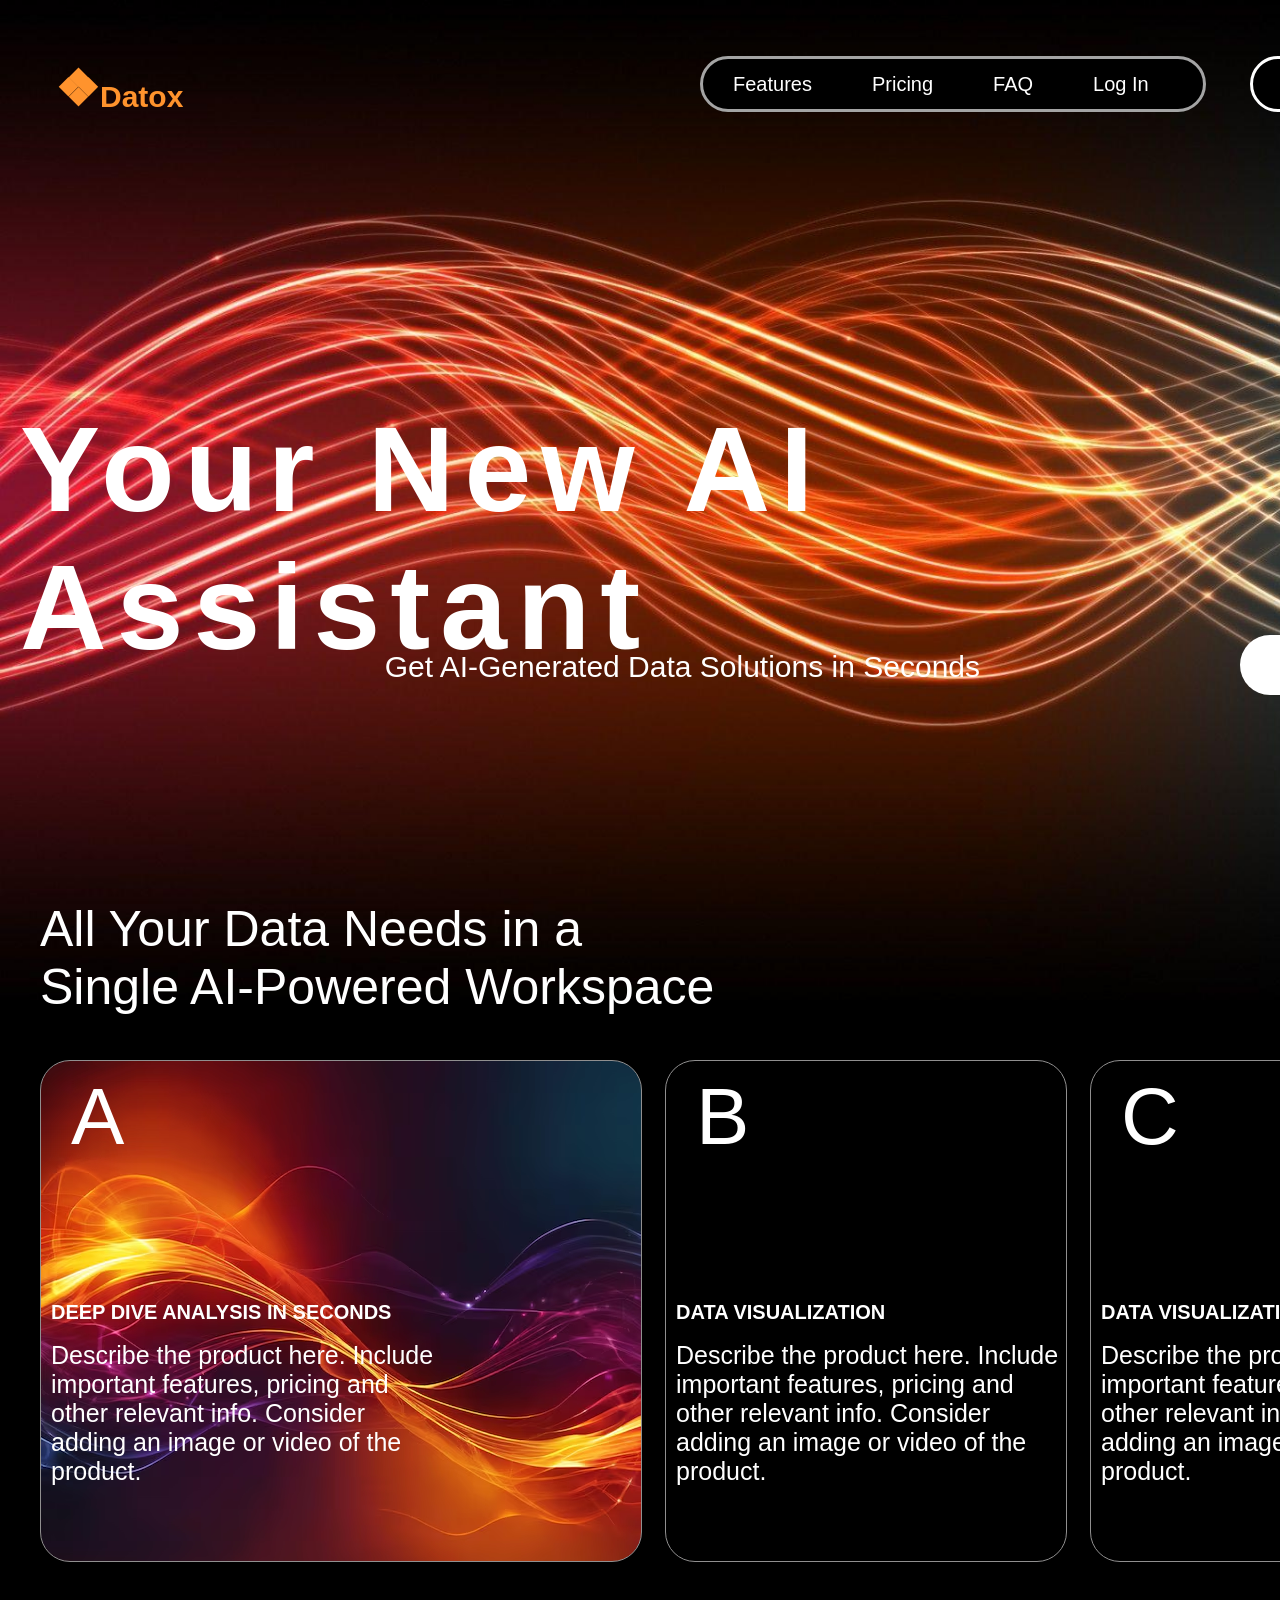
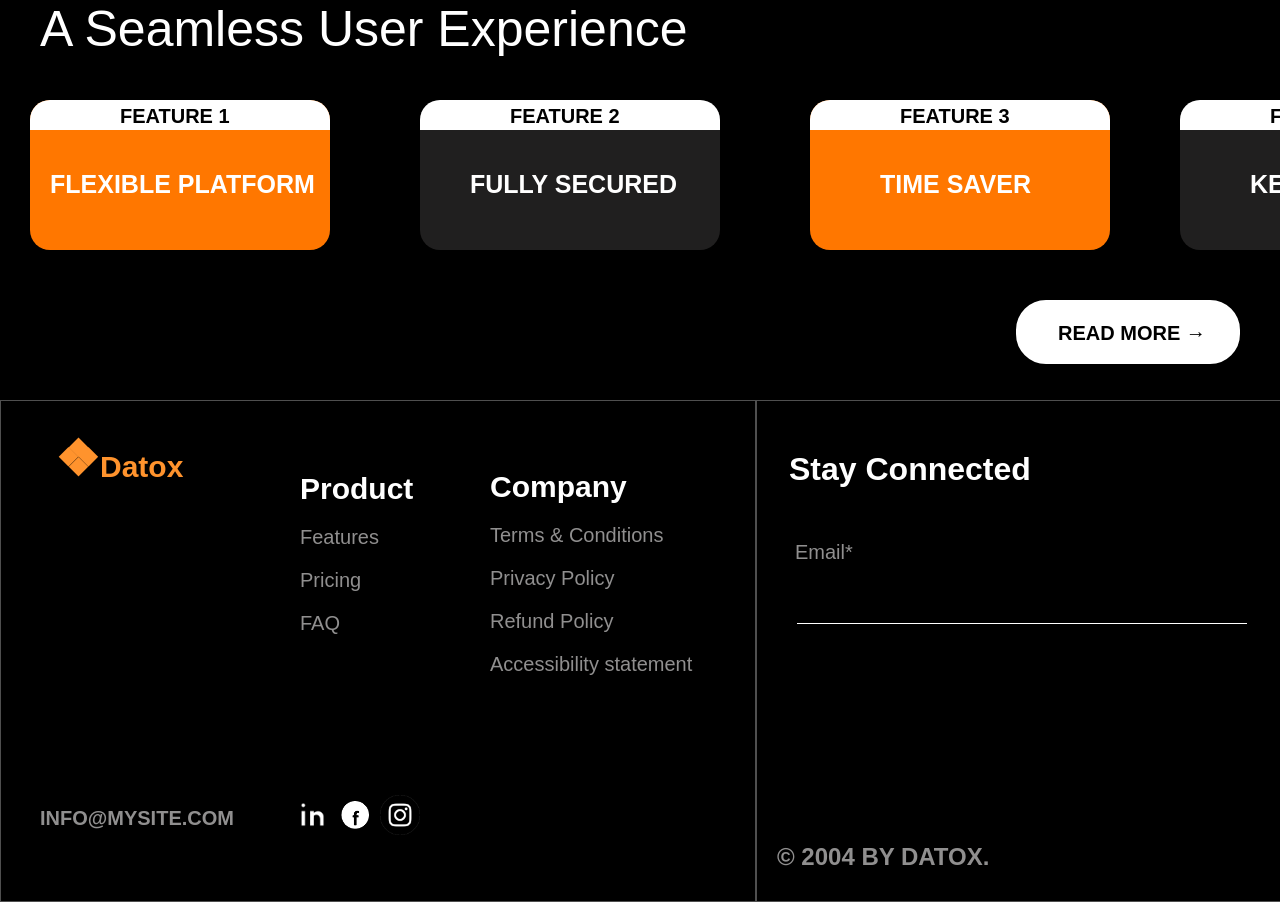
<file: index.html>
<!DOCTYPE html>
<html>
<head>
    <link rel="stylesheet" type="text/css" href="index.css">
   <title>Document</title>
</head>
<body>
   <div class="background"><!--black background-->
    <div class=bg>  <!--background-->
        <div class="logoo">
       <a href="index.html"> <h1 class="logo">❖</h1>
        <h2 class="tag">Datox</h2></a>
            </div><!--logo-->
    <div class="nav1">
        <ol>
        <li><a href="features.html">Features</a></li>
        <li><a href="pricing.html">Pricing</a></li>
        <li><a href="faq.html">FAQ</a></li>
        <li><a href="login.html">Log In</a></li>
        </ol>
    </div><!--nav1 tab end-->
    <div class="link1   ">
    <a href="pricing.html"><div class="nav2">
        <li>GET STARTED</li>
        </div>
            </a>
             </div>
                <!--nav2 tab end-->
        <div><h1 style="font-family:Sans-serif;position: absolute;font-size: 120px;top: 400px;left: 20px;color: #ffffff;letter-spacing: 10px;">Your New AI Assistant</h1></div>
                <!--headline end-->
        <div><ol><li style="color: #ffffff;font-size: 30px;font-family: Arial, Helvetica, sans-serif;position: absolute;top: 650px;right:300px;list-style: none;">Get AI-Generated Data Solutions in Seconds</li></ol></div>
                <!--nav3 tab sideline end-->
       <div class="link2">
            <a href="pricing.html">
                <div class="nav3">
                        <li>GET STARTED →</li>
                            </div>
                                </a>
                                    </div>
               <!--nav3 tab end-->

        
        <div class="headline1">
            <li sty>All Your Data Needs in a <br>Single AI-Powered Workspace</li>
        
            <div class="tab3">
            <ol><li>A</li></ol>
            <h3>DEEP DIVE ANALYSIS IN SECONDS</h3>
            <p>Describe the product here. Include <br> important features, pricing and <br> 
                other relevant info. Consider <br> adding an image or video of the <br> product.</p>
        </div>
        <!--tab 3 end-->
        <div class="tab4">
            <ol><li>B</li></ol>
             <h3>DATA VISUALIZATION</h3>
            <p>Describe the product here. Include <br> important features, pricing and <br> 
                other relevant info. Consider <br> adding an image or video of the <br> product.</p>
        </div>      
          <!--tab  4 end-->

        <div class="tab5">
            <ol><li>C</li></ol>
             <h3>DATA VISUALIZATION</h3>
            <p>Describe the product here. Include <br> important features, pricing and <br> 
                other relevant info. Consider <br> adding an image or video of the <br> product.</p>
        </div>    
        <!--tab 5 end-->
        </div>
        <!---headline1 end-->
        
        <div class="headline2">
            <li>A Seamless User Experience</li>
            <div class="title">
                <div class="tab6"><div class="head1"><li>FEATURE 1</li></div><h2>FLEXIBLE PLATFORM</h2></div>
                 <div class="tab7"><div class="head2"><li>FEATURE 2</li></div><h2>FULLY SECURED</h2></div>
                  <div class="tab8"><div class="head3"><li>FEATURE 3</li></div><h2>TIME SAVER</h2></div>
                   <div class="tab9"><div class="head4"><li>FEATURE 4</li></div><h2>KEEP TRACK</h2></div>
                   </div></div>
                   <div class="link3"><a href=""><div class="readmore"><li>READ MORE &#x2192</li></div></a></div>
        


        <div class="container">
            <div class="container1">

       <div class="logoo1"> 
        <a href="index.html"> <h1 class="logo1">❖</h1>
        <h2 class="tag1">Datox</h2></a>
            </div>
            <!--logoo1 end --->
            <div class="tab1">
                <h1 class="p1">Product</h1>
                <li><a href="features.html">Features</a></li>
                <li><a href="pricing.html">Pricing</a></li>
                <li><a href="faq.html">FAQ</a></li>
            </div>
            <!--tab1 end   --      -->

            <div class="tab2">
                <h1 class="p2">Company</h1>
                <li><a href="term.html">Terms & Conditions</a></li>
                <li><a href="privacy.html">Privacy Policy</a></li>
                <li><a href="refund.html">Refund Policy</a></li>
                <li><a href="statement.html">Accessibility statement</a></li>
            </div>
            <!--tab2 end   --      -->

            <div class="gmail">
                <li><a href="https://mail.google.com/mail/u/0/">INFO@MYSITE.COM</a></li>
            </div>
            <!--      end gmail class       --->
            <div class="indeed">
                <a href="https://www.linkedin.com/"><img src="image/in.png"></a>
            </div>
            <div class="facebook">
               <a href="https://www.facebook.com/login.php/"> <img src="image/fa.png"></a>
            </div>
            <div class="instagram">
               <a href="https://www.instagram.com/"> <img src="image/instagram.png"></a>
            </div>
            </div>

            <!--container 1 end-->

            <div class="container2">
                <div class="headline">
                    <h1>Stay Connected</h1>
                </div>
                <!--headline end--->
                <div class="email">
                    <li>Email*</li><br>
                    <div class="input">
                    <input type="email" required>
                    <br>
                    <hr size="1px" color="white" top>
                    </div>
                  <a href="index.html"><input type="submit" value="SUBSCRIBE" class="submit"></a>
                </div>
                <!--email end-->
                <h2 class="copy">© 2004 BY DATOX.</h2>
            </div>
            <!--Container2 end-->
        </div>
        <!--container end-->
    </div>
    </div>
</body>
</html>
</file>
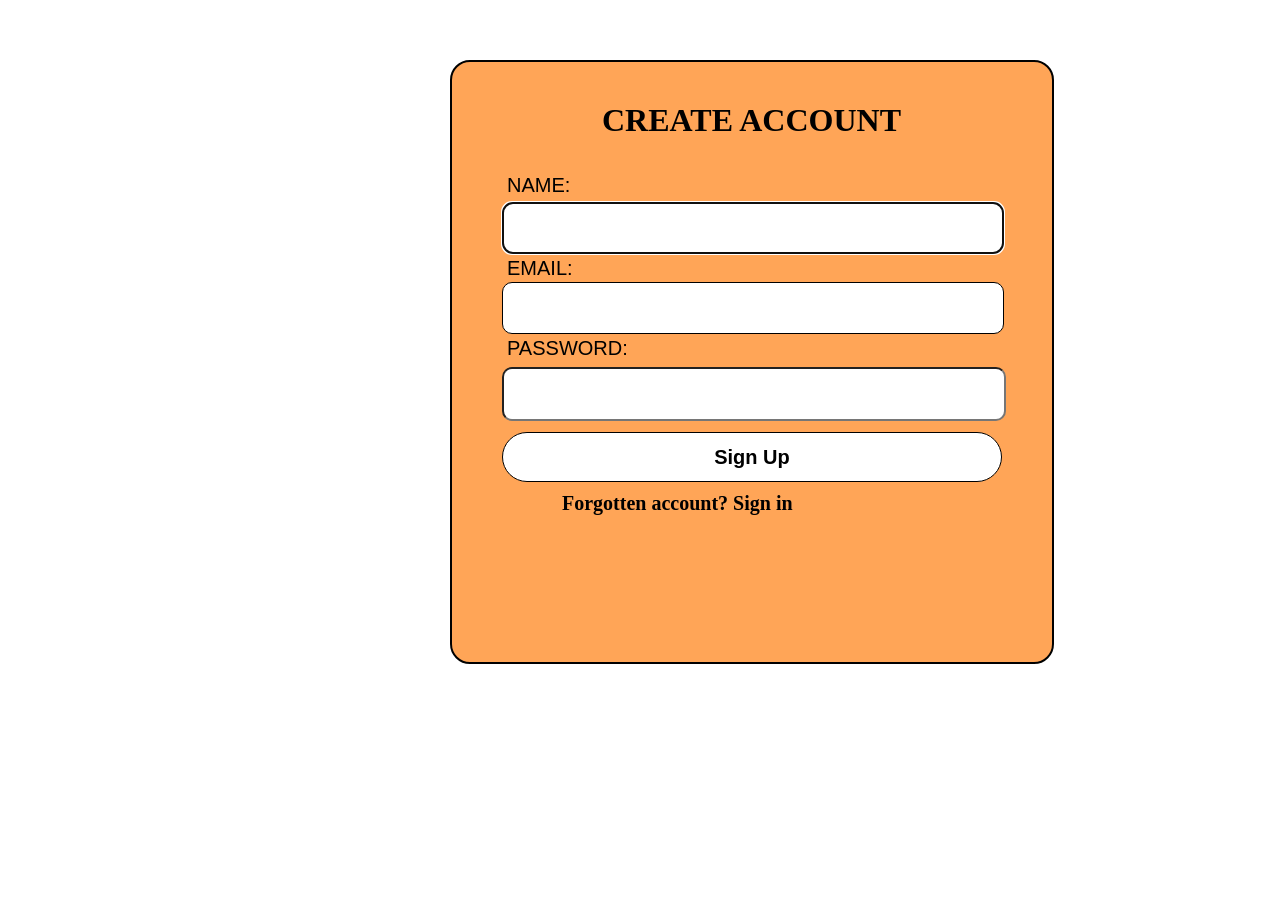
<file: create.html>
<!DOCTYPE html>
<html>
<head>
    <link rel="stylesheet" type="text/css" href="index.css">
   <title>Login</title>
</head>
<body>
    <form id="form2">
    <h1 style="position: absolute;top: 40px;left: 150px;;">CREATE ACCOUNT</h1>
       <div class="name1"> <ol><li>NAME:</li></ol><input type="text" name="n2" id="name" required autofocus><br></div>
        <ol><li>EMAIL:</li></ol><input type="email" name="n1" id="username1" required autofocus><br>
        <ul><li>PASSWORD:</li></ul><input type="password" name="p1" id="password1" required autofocus>
        <input type="submit" value="Sign Up" id="signup">
        <h1 id="new"><a href="forget.html" id="forget">Forgotten account? </a><a href="login.html" id="login">Sign in</a></h1>
    </form>
</body>
</html>
</file>
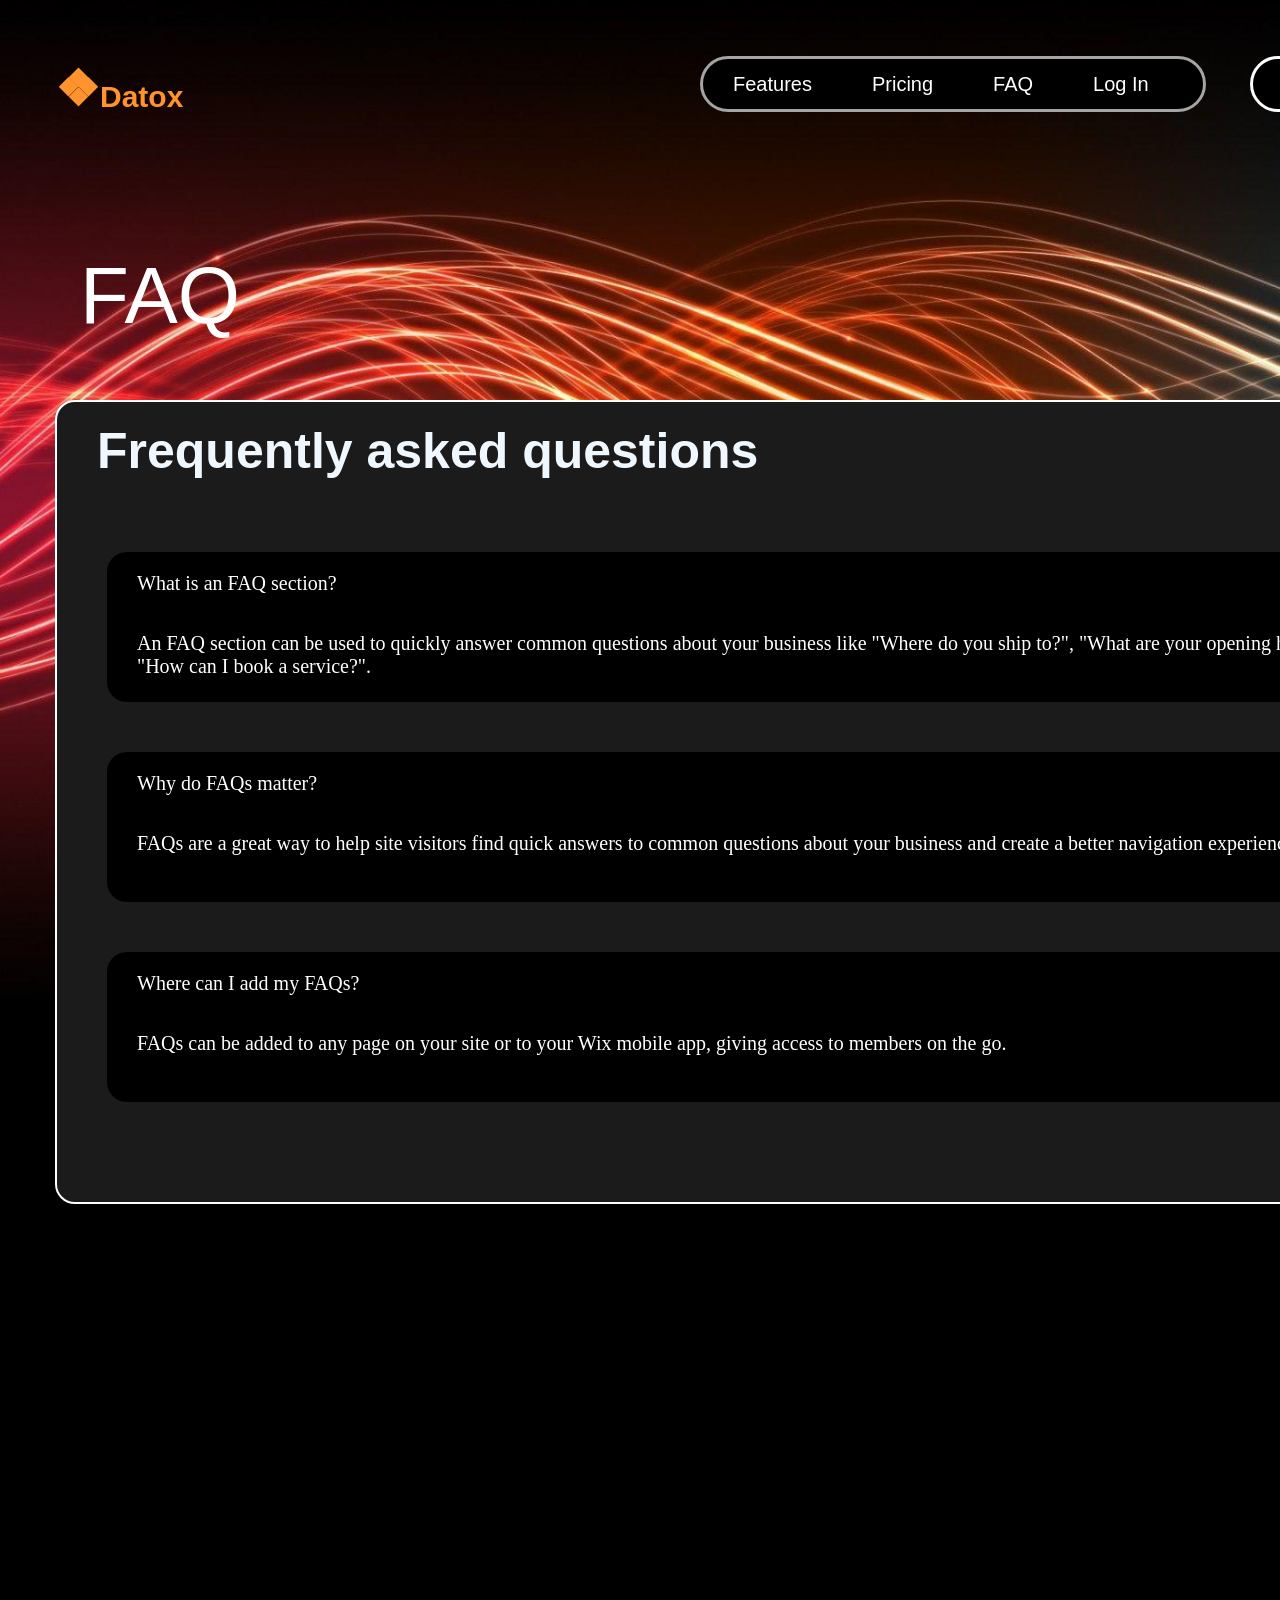
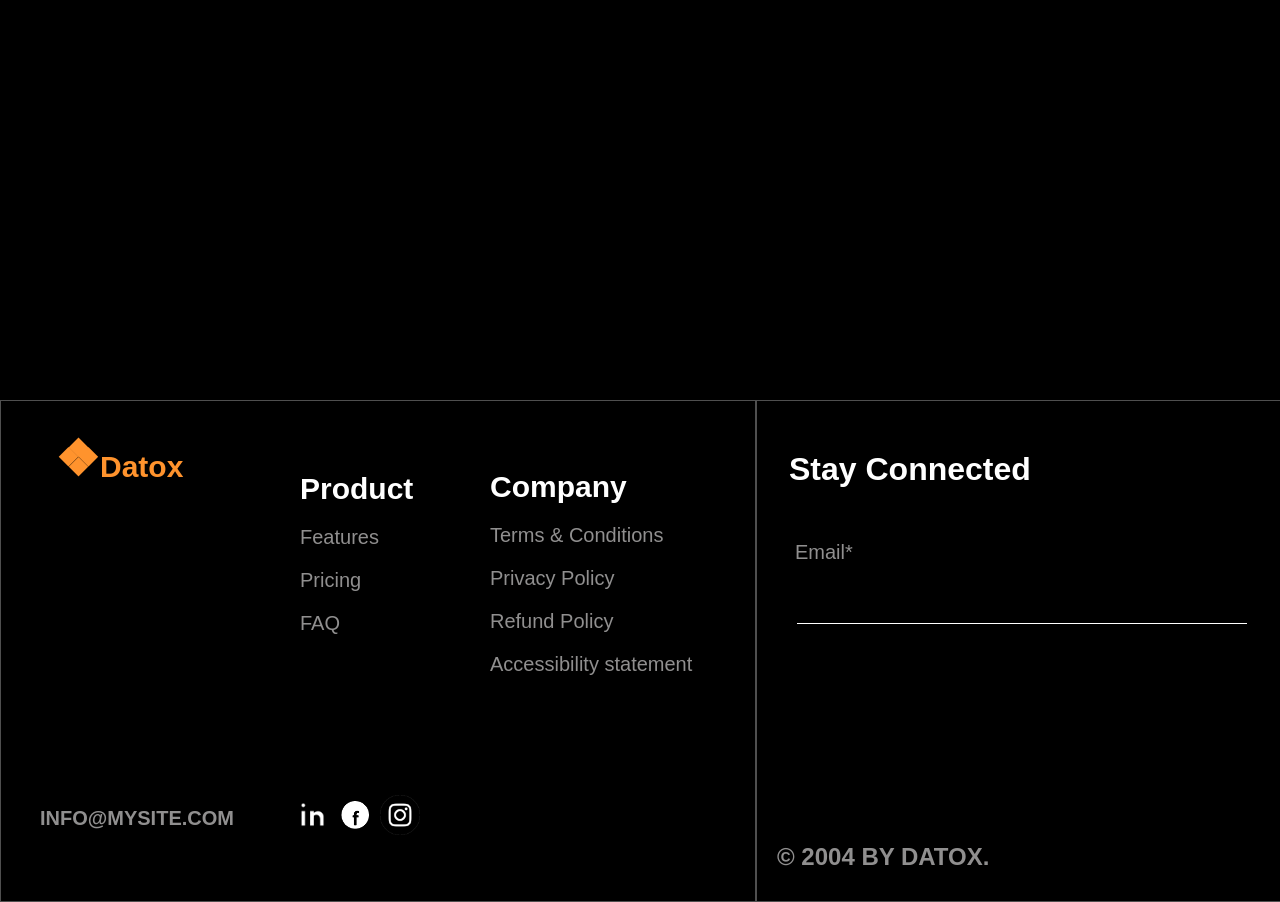
<file: faq.html>
<!DOCTYPE html>
<html>
<head>
    <link rel="stylesheet" type="text/css" href="index.css">
   <title>Document</title>
</head>
<body>
   <div class="background"><!--black background-->
    <div class=bg>  <!--background-->
        <div class="logoo">
       <a href="index.html"> <h1 class="logo">❖</h1>
        <h2 class="tag">Datox</h2></a>
            </div><!--logo-->
    <div class="nav1">
        <ol>
        <li><a href="features.html">Features</a></li>
        <li><a href="pricing.html">Pricing</a></li>
        <li><a href="faq.html">FAQ</a></li>
        <li><a href="login.html">Log In</a></li>
        </ol>
    </div><!--nav1 tab end-->
    <div class="link1">
    <a href="pricing.html"><div class="nav2">
        <li>GET STARTED</li>
        </div>
            </a>
             </div>

        <div class="headline5"><li>FAQ</li></div>
             <div class="tabss4">
                <h1 style="color: aliceblue;font-family: Arial, Helvetica, sans-serif;font-size: 50px;
                position: absolute;left: 40px;top: 20px;">Frequently asked questions</h1>
                <div class="div4">
                    <li style="color: white;list-style: none;font-size: 20px;position: absolute;left: 30px;top: 20px;">What is an FAQ section?</li>
                    <ol><li style="color: white;list-style: none;font-size: 20px;position: absolute;left: 30px;top: 80px;">An FAQ section can be used to quickly answer common questions about your business like "Where do you ship to?", "What are your opening hours?", or<br>"How can I book a service?". </li></ol>
                </div>
                 <div class="div5">
                    <li style="color: white;list-style: none;font-size: 20px;position: absolute;left: 30px;top: 20px;">Why do FAQs matter?</li>
                    <ol><li style="color: white;list-style: none;font-size: 20px;position: absolute;left: 30px;top: 80px;">FAQs are a great way to help site visitors find quick answers to common questions about your business and create a better navigation experience. </li></ol>
                </div>
                 <div class="div6">
                    <li style="color: white;list-style: none;font-size: 20px;position: absolute;left: 30px;top: 20px;">Where can I add my FAQs?</li>
                    <ol><li style="color: white;list-style: none;font-size: 20px;position: absolute;left: 30px;top: 80px;">FAQs can be added to any page on your site or to your Wix mobile app, giving access to members on the go. </li></ol>
                </div>
             </div>











             
        <div class="container">
            <div class="container1">

       <div class="logoo1"> 
        <a href="index.html"> <h1 class="logo1">❖</h1>
        <h2 class="tag1">Datox</h2></a>
            </div>
            <!--logoo1 end --->
            <div class="tab1">
                <h1 class="p1">Product</h1>
                <li><a href="features.html">Features</a></li>
                <li><a href="pricing.html">Pricing</a></li>
                <li><a href="faq.html">FAQ</a></li>
            </div>
            <!--tab1 end   --      -->

            <div class="tab2">
                <h1 class="p2">Company</h1>
                <li><a href="term.html">Terms & Conditions</a></li>
                <li><a href="privacy.html">Privacy Policy</a></li>
                <li><a href="refund.html">Refund Policy</a></li>
                <li><a href="statement.html">Accessibility statement</a></li>
            </div>
            <!--tab2 end   --      -->

            <div class="gmail">
                <li><a href="https://mail.google.com/mail/u/0/">INFO@MYSITE.COM</a></li>
            </div>
            <!--      end gmail class       --->
            <div class="indeed">
                <a href="https://www.linkedin.com/"><img src="image/in.png"></a>
            </div>
            <div class="facebook">
               <a href="https://www.facebook.com/login.php/"> <img src="image/fa.png"></a>
            </div>
            <div class="instagram">
               <a href="https://www.instagram.com/"> <img src="image/instagram.png"></a>
            </div>
            </div>

            <!--container 1 end-->

            <div class="container2">
                <div class="headline">
                    <h1>Stay Connected</h1>
                </div>
                <!--headline end--->
                <div class="email">
                    <li>Email*</li><br>
                    <div class="input">
                    <input type="email" required>
                    <br>
                    <hr size="1px" color="white" top>
                    </div>
                   <a href="index.html"><input type="submit" value="SUBSCRIBE" class="submit"></a>
                </div>
                <!--email end-->
                <h2 class="copy">© 2004 BY DATOX.</h2>
            </div>
            <!--Container2 end-->
        </div>
        <!--container end-->
    </div>
    </div>
</body>
</html>
</file>
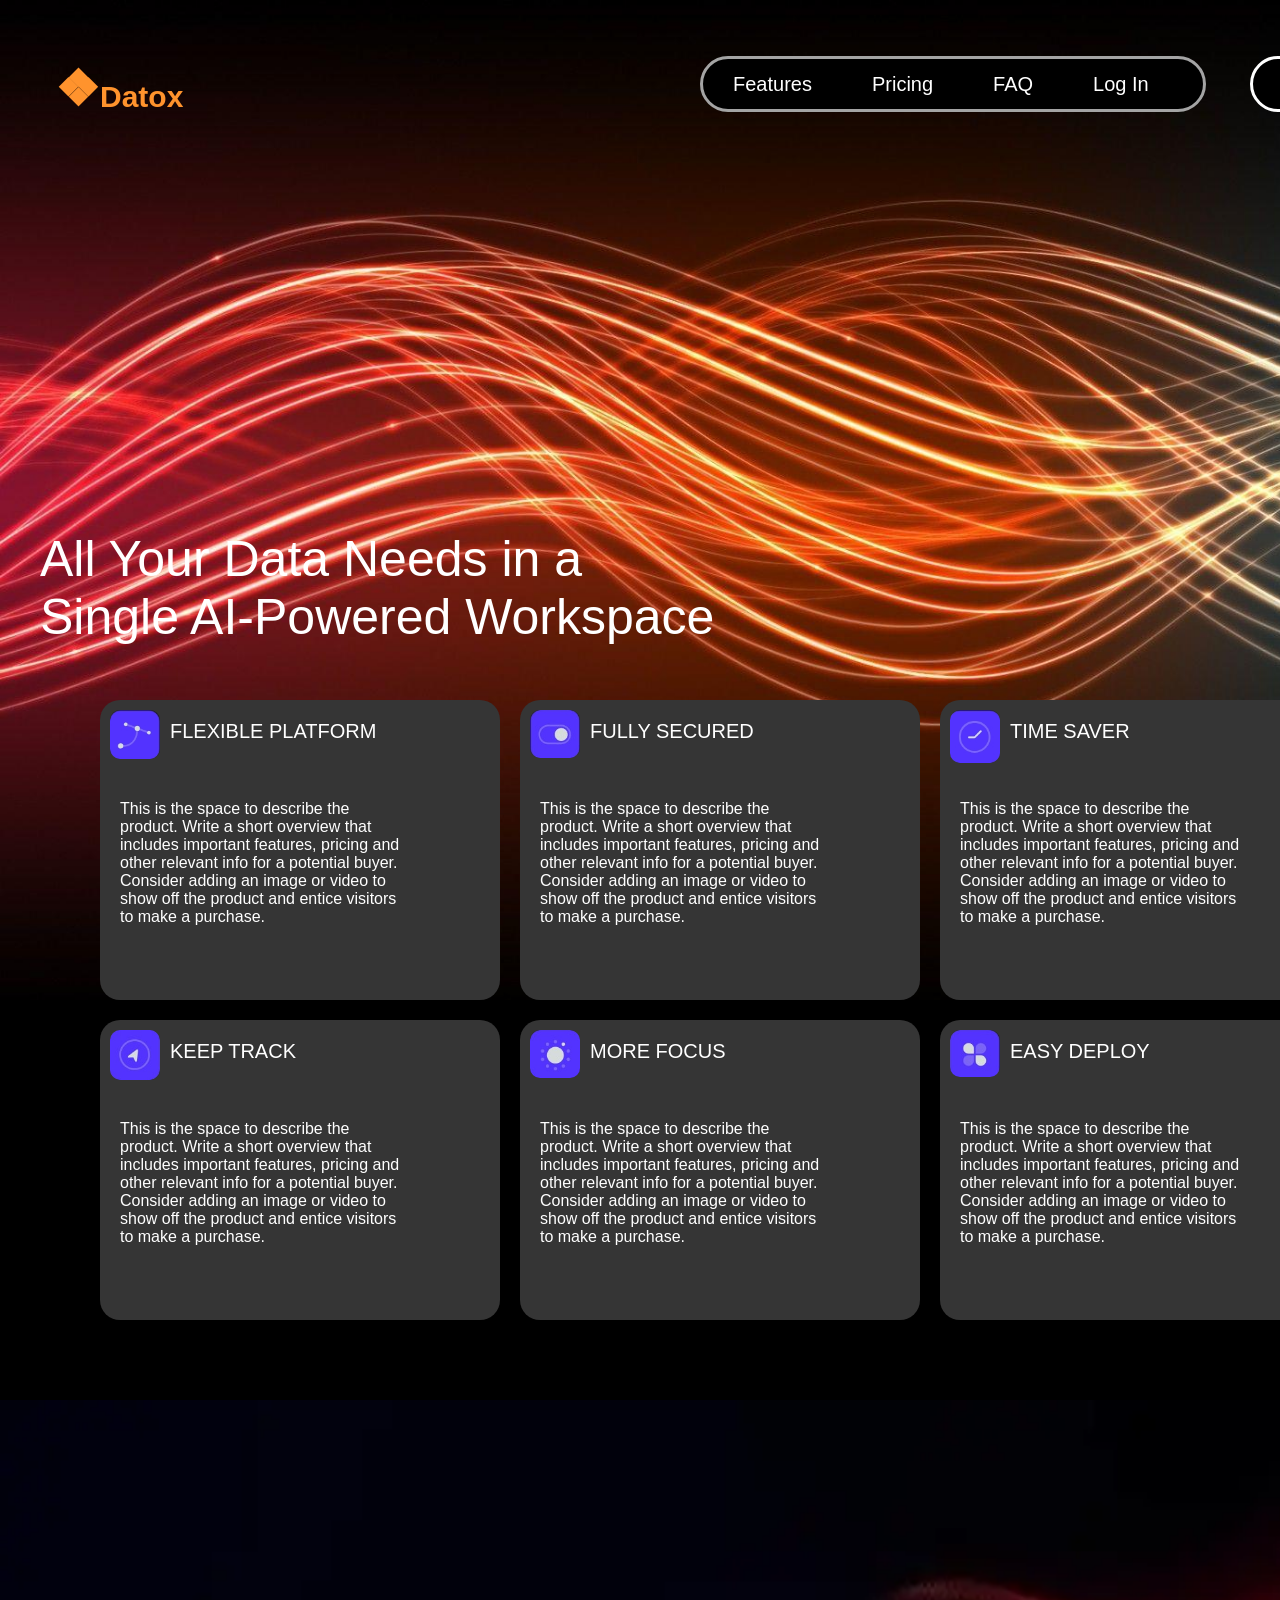
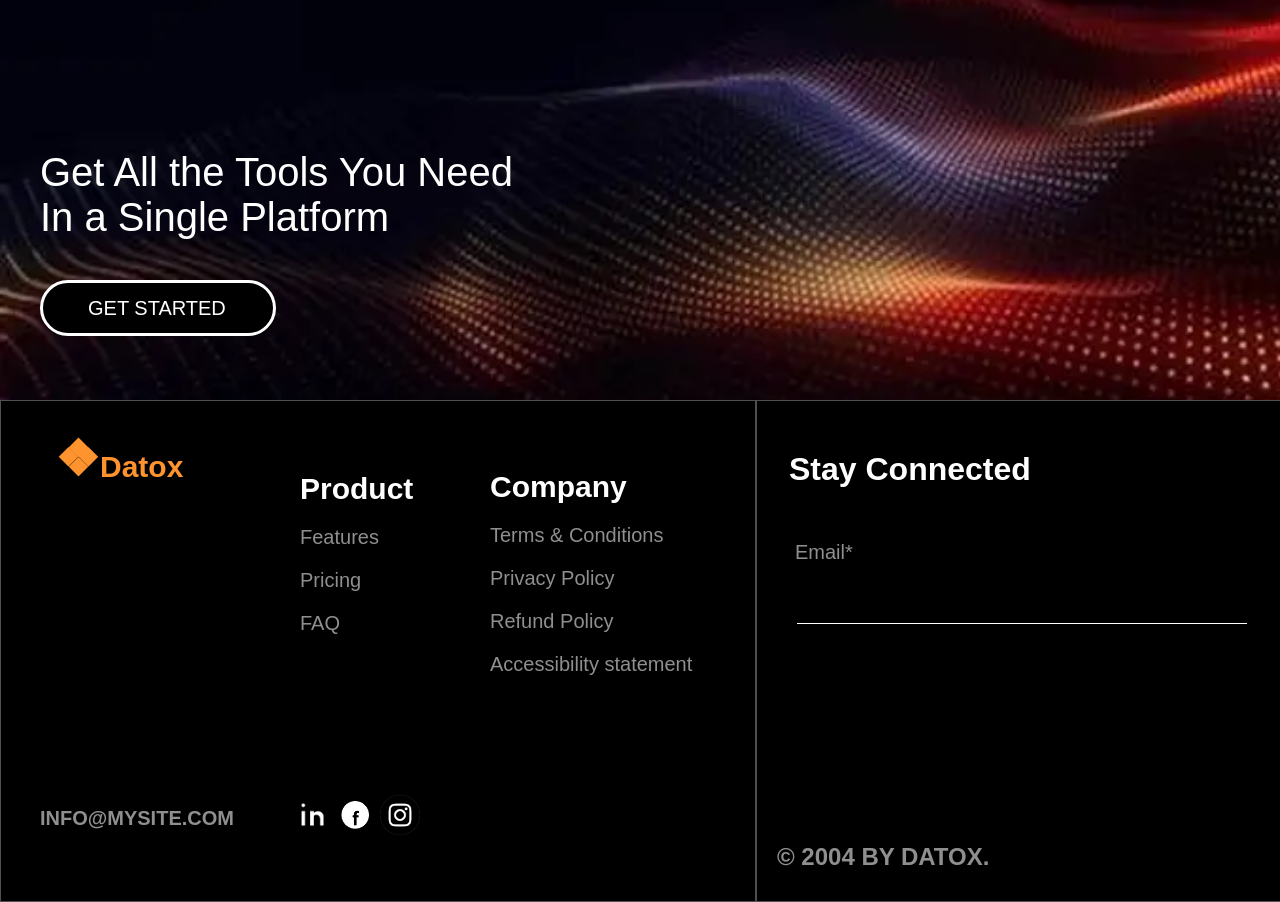
<file: features.html>
<!DOCTYPE html>
<html>
<head>
    <link rel="stylesheet" type="text/css" href="index.css">
   <title>features</title>
</head>
<body>
   <div class="background"><!--black background-->
    <div class=bg>  <!--background-->
        <div class="logoo">
       <a href="index.html"> <h1 class="logo">❖</h1>
        <h2 class="tag">Datox</h2></a>
            </div><!--logo-->
    <div class="nav1">
        <ol>
        <li><a href="features.html">Features</a></li>
        <li><a href="pricing.html">Pricing</a></li>
        <li><a href="faq.html">FAQ</a></li>
        <li><a href="login.html">Log In</a></li>
        </ol>
    </div><!--nav1 tab end-->
    <div class="link1">
    <a href="pricing.html"><div class="nav2">
        <li>GET STARTED</li>
        </div>
            </a>
             </div>

        <div class="headline3">
            <li>All Your Data Needs in a <br>
                Single AI-Powered Workspace
            </li>   
        </div>
        <div class="tabs">
             <div class="tabs1"><img src="image/f1.jpeg" width="50px"><li>FLEXIBLE PLATFORM</li><p>This is the space to describe the<br> product. Write a short overview that <br>includes important features, pricing and <br>other relevant info for a potential buyer. <br>Consider adding an image or video to<br> show off the product and entice visitors<br> to make a purchase.</p></div>
             <div class="tabs2"><img src="image/f2.jpeg" width="50px"><li>FULLY SECURED</li><p>This is the space to describe the<br> product. Write a short overview that <br>includes important features, pricing and <br>other relevant info for a potential buyer. <br>Consider adding an image or video to<br> show off the product and entice visitors<br> to make a purchase.</p></div>
             <div class="tabs3"><img src="image/f3.jpeg" width="50px"><li>TIME SAVER</li><p>This is the space to describe the<br> product. Write a short overview that <br>includes important features, pricing and <br>other relevant info for a potential buyer. <br>Consider adding an image or video to<br> show off the product and entice visitors<br> to make a purchase.</p></div>
             <div class="tabs4"><img src="image/f4.jpeg" width="50px"><li>KEEP TRACK</li><p>This is the space to describe the<br> product. Write a short overview that <br>includes important features, pricing and <br>other relevant info for a potential buyer. <br>Consider adding an image or video to<br> show off the product and entice visitors<br> to make a purchase.</p></div>
             <div class="tabs5"><img src="image/f5.jpeg" width="50px"><li>MORE FOCUS</li><p>This is the space to describe the<br> product. Write a short overview that <br>includes important features, pricing and <br>other relevant info for a potential buyer. <br>Consider adding an image or video to<br> show off the product and entice visitors<br> to make a purchase.</p></div>
             <div class="tabs6"><img src="image/f6.jpeg" width="50px"><li>EASY DEPLOY</li><p>This is the space to describe the<br> product. Write a short overview that <br>includes important features, pricing and <br>other relevant info for a potential buyer. <br>Consider adding an image or video to<br> show off the product and entice visitors<br> to make a purchase.</p></div>
        </div>

        <div class="container3">
            <li>Get All the Tools You Need
            <br>In a Single Platform</li>
            </div>
            <div class="linked">
    <a href="pricing.html"><div class="nav10">
        <li>GET STARTED</li>
        </div>
            </a>
             </div>

             
        <div class="container">
            <div class="container1">

       <div class="logoo1"> 
        <a href="index.html"> <h1 class="logo1">❖</h1>
        <h2 class="tag1">Datox</h2></a>
            </div>
            <!--logoo1 end --->
            <div class="tab1">
                <h1 class="p1">Product</h1>
                <li><a href="features.html">Features</a></li>
                <li><a href="pricing.html">Pricing</a></li>
                <li><a href="faq.html">FAQ</a></li>
            </div>
            <!--tab1 end   --      -->

            <div class="tab2">
                <h1 class="p2">Company</h1>
                <li><a href="term.html">Terms & Conditions</a></li>
                <li><a href="privacy.html">Privacy Policy</a></li>
                <li><a href="refund.html">Refund Policy</a></li>
                <li><a href="statement.html">Accessibility statement</a></li>
            </div>
            <!--tab2 end   --      -->

            <div class="gmail">
                <li><a href="https://mail.google.com/mail/u/0/">INFO@MYSITE.COM</a></li>
            </div>
            <!--      end gmail class       --->
            <div class="indeed">
                <a href="https://www.linkedin.com/"><img src="image/in.png"></a>
            </div>
            <div class="facebook">
               <a href="https://www.facebook.com/login.php/"> <img src="image/fa.png"></a>
            </div>
            <div class="instagram">
               <a href="https://www.instagram.com/"> <img src="image/instagram.png"></a>
            </div>
            </div>

            <!--container 1 end-->

            <div class="container2">
                <div class="headline">
                    <h1>Stay Connected</h1>
                </div>
                <!--headline end--->
                <div class="email">
                    <li>Email*</li><br>
                    <div class="input">
                    <input type="email" required>
                    <br>
                    <hr size="1px" color="white" top>
                    </div>
                   <a href="index.html"><input type="submit" value="SUBSCRIBE" class="submit"></a>
                </div>
                <!--email end-->
                <h2 class="copy">© 2004 BY DATOX.</h2>
            </div>
            <!--Container2 end-->
        </div>
        <!--container end-->
    </div>
    </div>
</body>
</html>
</file>
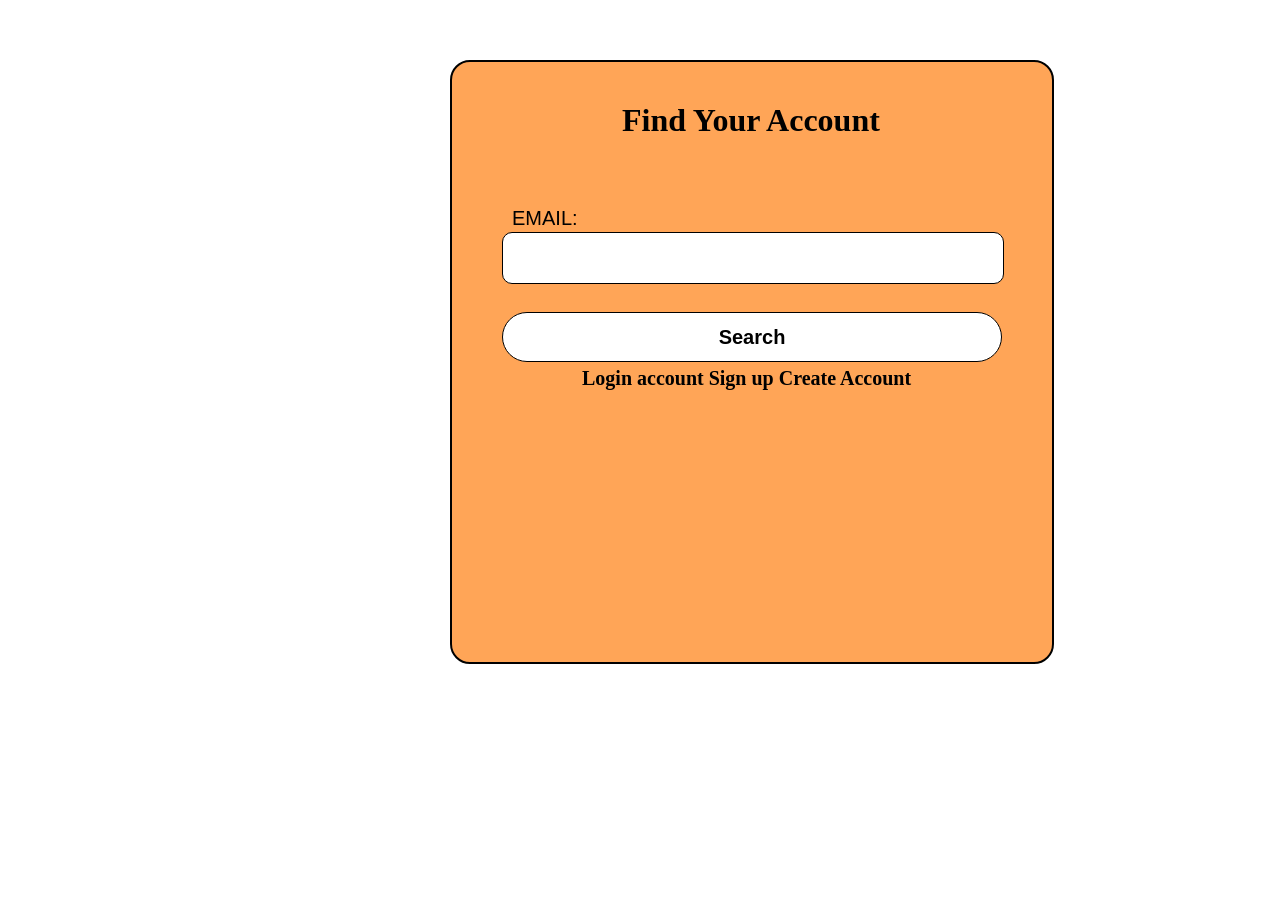
<file: forget.html>
<!DOCTYPE html>
<html>
<head>
    <link rel="stylesheet" type="text/css" href="index.css">
    <title>Forget password</title>
</head>
<body>
     <form id="form1">
    <h1 style="position: absolute;top: 40px;left: 170px;">Find Your Account</h1>
        <ol><li>EMAIL:</li></ol><input type="email" name="n1" id="username" required autofocus><br>
         <input type="submit" value="Search" id="search">
        <h1 id="new1"><a href="login.html" id="login">Login account </a><a href="create.html" id="create">Sign up Create Account</a></h1>
    </form>
</body>
</html>
</file>
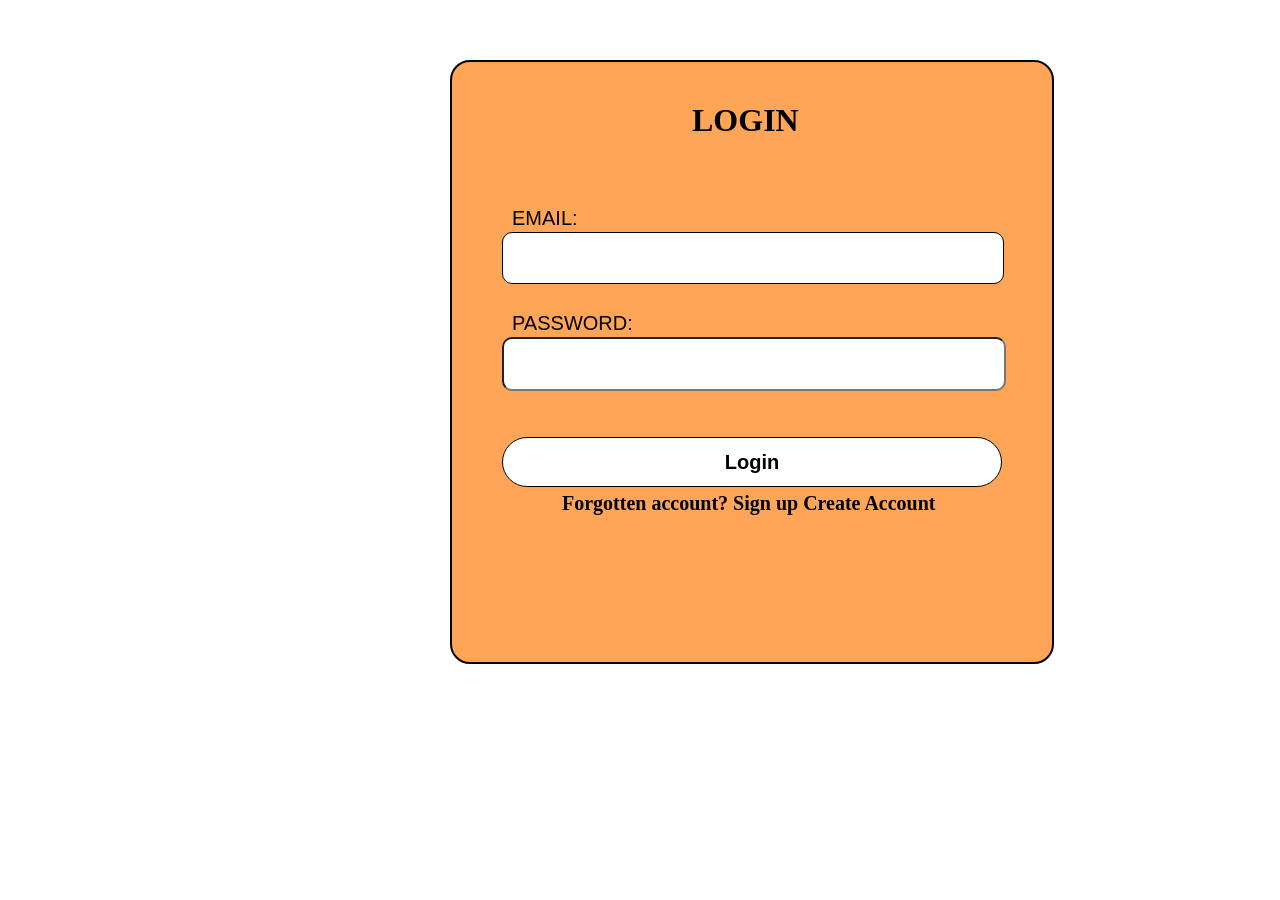
<file: login.html>
<!DOCTYPE html>
<html>
<head>
    <link rel="stylesheet" type="text/css" href="index.css">
   <title>Login</title>
</head>
<body>
    <form id="form">
    <h1 style="text-align: center;position: absolute;top: 40px;left: 240px;">LOGIN</h1>
        <ol><li>EMAIL:</li></ol><input type="email" name="n1" id="username" required autofocus><br>
        <ul><li>PASSWORD:</li></ul><input type="password" name="p1" id="password" required autofocus>
        <input type="submit" value="Login" id="submit">
        <h1 id="new"><a href="forget.html" id="forget">Forgotten account? </a><a href="create.html" id="create">Sign up Create Account</a></h1>
    </form>
</body>
</html>
</file>
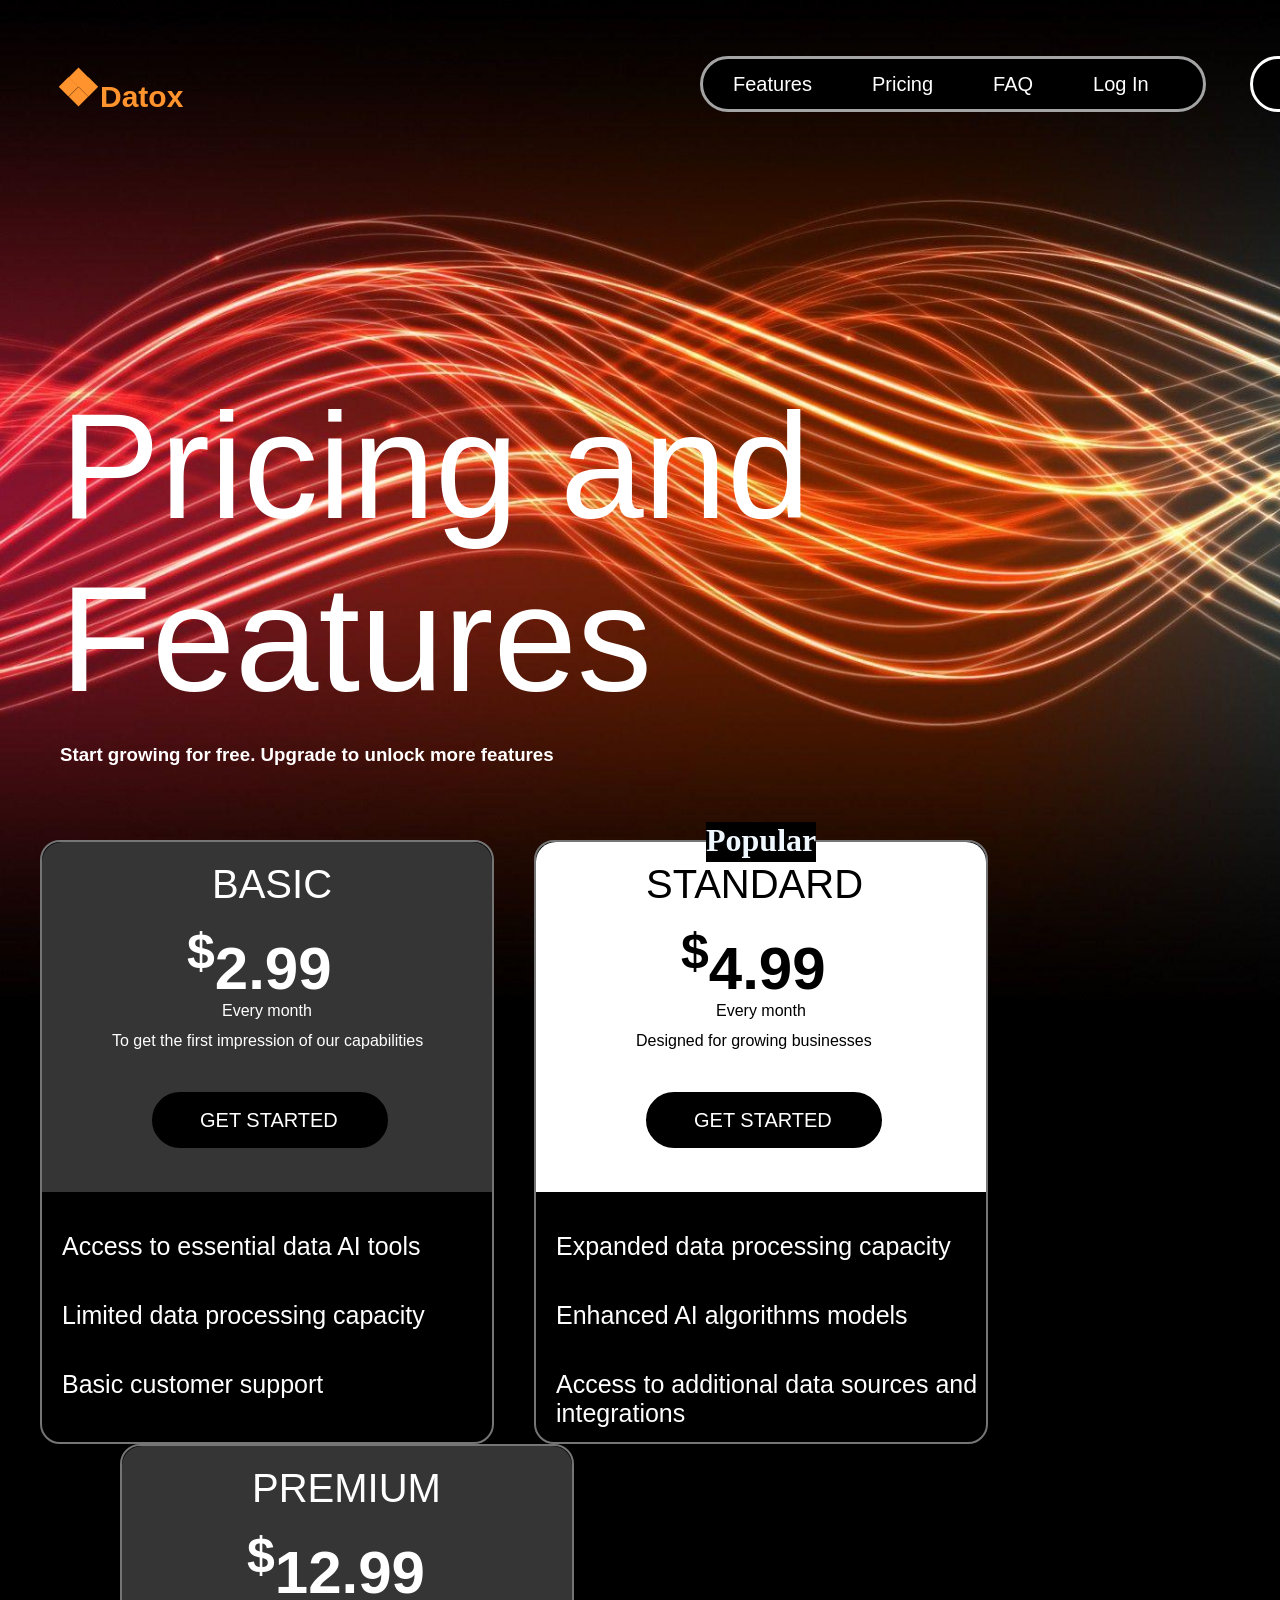
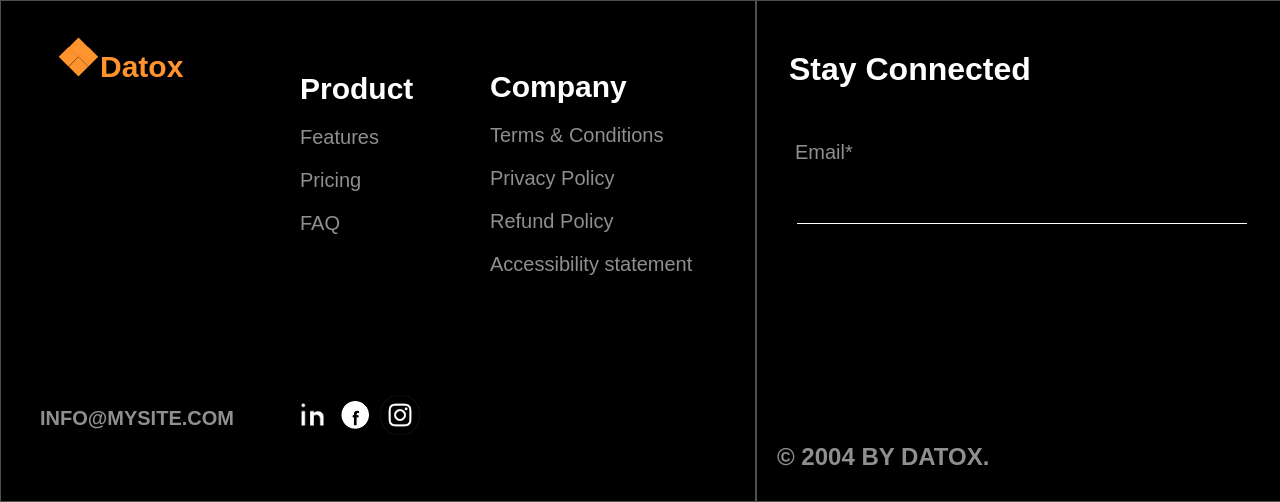
<file: pricing.html>
<!DOCTYPE html>
<html>
<head>
    <link rel="stylesheet" type="text/css" href="index.css">
   <title>Document</title>
</head>
<body>
   <div class="background1"><!--black background-->
    <div class=bg>  <!--background-->
        <div class="logoo">
       <a href="index.html"> <h1 class="logo">❖</h1>
        <h2 class="tag">Datox</h2></a>
            </div><!--logo-->
    <div class="nav1">
        <ol>
        <li><a href="features.html">Features</a></li>
        <li><a href="pricing.html">Pricing</a></li>
        <li><a href="faq.html">FAQ</a></li>
        <li><a href="login.html">Log In</a></li>
        </ol>
    </div><!--nav1 tab end-->
    <div class="link1">
    <a href="pricing.html"><div class="nav2">
        <li>GET STARTED</li>
        </div>
            </a>
             </div>
    <div class="headline4"><li>Pricing and Features</li><br><h3>Start growing for free. Upgrade to unlock more features</h3></div>
        <div class="tabss">
            <div class="tabsss1">
            <div class="tabss1">
                <div class="div1">
                    <ul style="font-size: 40px;font-family: Arial, Helvetica, sans-serif;position: absolute;left: 170px;top: 20px;"><li>BASIC</li></ul>
                    <br><h1><sup>$</sup>2.99</h1><br>
                    <li style="font-family: Arial, Helvetica, sans-serif;position: absolute;left: 180px;top: 160px;">Every month</li>
                <li style="font-family: Arial, Helvetica, sans-serif;position: absolute;left: 70px;top: 190px;">To get the first impression of our capabilities</li>
                <div class="link4">
    <a href=""><div class="select">
        <li>GET STARTED</li>
        </div>
            </a>
             </div>
                </div>
                <ol>
                    <li>Access to essential data AI tools</li>
                    <li>Limited data processing capacity</li>
                    <li>Basic customer support</li>
                </ol>
            </div>
            </div>
             <div class="tabss2">
                <h1 style="position: absolute;top: -20px;left: 170px;height: 40px;width: 110px;background-color: #000000;color: aliceblue;">Popular</h1>
                <div class="div2">
                    <ul style="font-size: 40px;font-family: Arial, Helvetica, sans-serif;position: absolute;left: 110px;top: 20px;"><li>STANDARD</li></ul>
                    <br><h1><sup>$</sup>4.99</h1><br>
                    <li style="font-family: Arial, Helvetica, sans-serif;position: absolute;left: 180px;top: 160px;">Every month</li>
                <li style="font-family: Arial, Helvetica, sans-serif;position: absolute;left: 100px;top: 190px;">Designed for growing businesses</li>
                <div class="link4">
    <a href=""><div class="select">
        <li>GET STARTED</li>
        </div>
            </a>
             </div>
                </div>
                <ol>
                    <li>Expanded data processing capacity</li>
                    <li>Enhanced AI algorithms models</li>
                    <li>Access to additional data sources and integrations</li>
                </ol>
             </div>
              <div class="tabss3">
                
                <div class="div3">
                    <ul style="font-size: 40px;font-family: Arial, Helvetica, sans-serif;position: absolute;left: 130px;top: 20px;"><li>PREMIUM</li></ul>
                    <br><h1><sup>$</sup>12.99</h1><br>
                    <li style="font-family: Arial, Helvetica, sans-serif;position: absolute;left: 180px;top: 160px;">Every month</li>
                <li style="font-family: Arial, Helvetica, sans-serif;position: absolute;left: 60px;top: 190px;">Tailored for large enterprises and organizations</li>
                <div class="link4">
    <a href=""><div class="select">
        <li>GET STARTED</li>
        </div>
            </a>
             </div>
                </div>
                <ol>
                    <li>Highly scalable infrastructure</li>
                    <li>Advanced and complex data analysis</li>
                    <li>Comprehensive data security and compliance</li>
                </ol>
              </div>
        </div>







             
        <div class="container4">
            <div class="container1">

       <div class="logoo1"> 
        <a href="index.html"> <h1 class="logo1">❖</h1>
        <h2 class="tag1">Datox</h2></a>
            </div>
            <!--logoo1 end --->
            <div class="tab1">
                <h1 class="p1">Product</h1>
                <li><a href="features.html">Features</a></li>
                <li><a href="pricing.html">Pricing</a></li>
                <li><a href="faq.html">FAQ</a></li>
            </div>
            <!--tab1 end   --      -->

            <div class="tab2">
                <h1 class="p2">Company</h1>
                <li><a href="term.html">Terms & Conditions</a></li>
                <li><a href="privacy.html">Privacy Policy</a></li>
                <li><a href="refund.html">Refund Policy</a></li>
                <li><a href="statement.html">Accessibility statement</a></li>
            </div>
            <!--tab2 end   --      -->

            <div class="gmail">
                <li><a href="https://mail.google.com/mail/u/0/">INFO@MYSITE.COM</a></li>
            </div>
            <!--      end gmail class       --->
            <div class="indeed">
                <a href="https://www.linkedin.com/"><img src="image/in.png"></a>
            </div>
            <div class="facebook">
               <a href="https://www.facebook.com/login.php/"> <img src="image/fa.png"></a>
            </div>
            <div class="instagram">
               <a href="https://www.instagram.com/"> <img src="image/instagram.png"></a>
            </div>
            </div>

            <!--container 1 end-->

            <div class="container2">
                <div class="headline">
                    <h1>Stay Connected</h1>
                </div>
                <!--headline end--->
                <div class="email">
                    <li>Email*</li><br>
                    <div class="input">
                    <input type="email" required style="outline: 0;">
                    <br>
                    <hr size="1px" color="white" top>
                    </div>
                   <a href="index.html"><input type="submit" value="SUBSCRIBE" class="submit"></a>
                </div>
                <!--email end-->
                <h2 class="copy">© 2004 BY DATOX.</h2>
            </div>
            <!--Container2 end-->
        </div>
        <!--container end-->
    </div>
    </div>
</body>
</html>
</file>
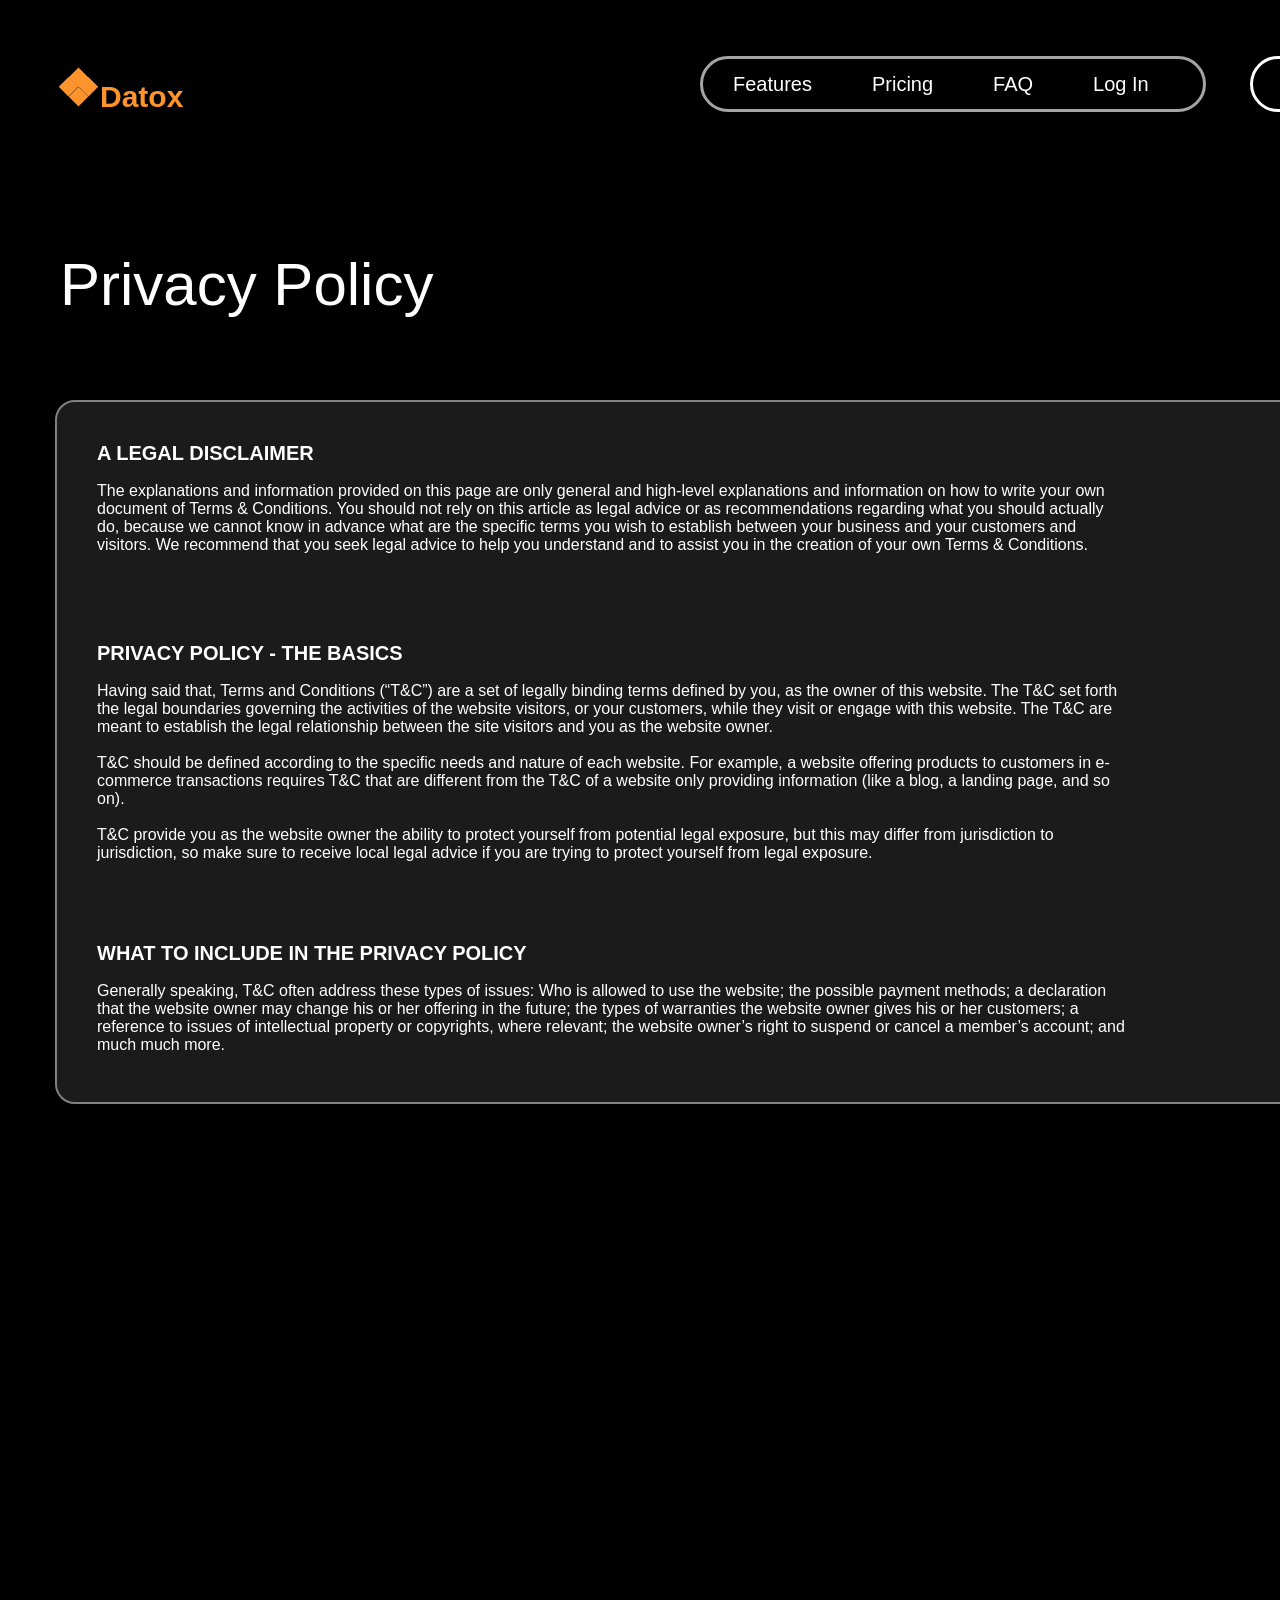
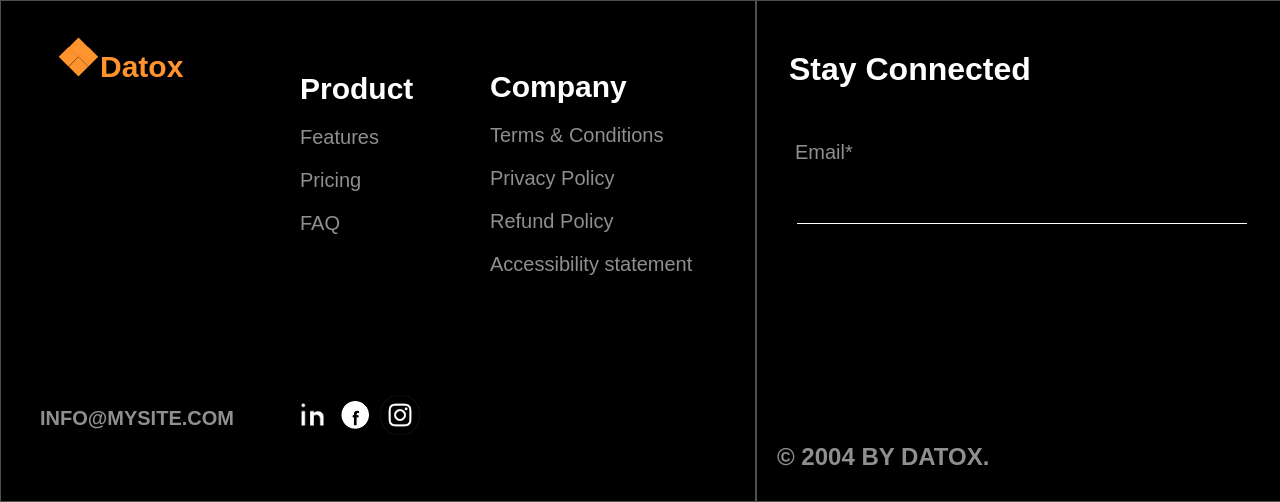
<file: privacy.html>
<!DOCTYPE html>
<html>
<head>
    <link rel="stylesheet" type="text/css" href="index.css">
   <title>Document</title>
</head>
<body>

   <div class="background1"><!--black background-->
    
        <div class="logoo">
       <a href="index.html"> <h1 class="logo">❖</h1>
        <h2 class="tag">Datox</h2></a>
            </div><!--logo-->
    <div class="nav1">
        <ol>
        <li><a href="features.html">Features</a></li>
        <li><a href="pricing.html">Pricing</a></li>
        <li><a href="faq.html">FAQ</a></li>
        <li><a href="login.html">Log In</a></li>
        </ol>
    </div><!--nav1 tab end-->
    <div class="link1">
    <a href="pricing.html"><div class="nav2">
        <li>GET STARTED</li>
        </div>
            </a>
             </div>

             <div class="headline6">Privacy Policy</div>
             <div class="tabss5">
                <div class="head5">A LEGAL DISCLAIMER</div>
                <div class="para">
<p>The explanations and information provided on this page are only general and high-level explanations and information on how to write your own<br>
 document of Terms & Conditions. You should not rely on this article as legal advice or as recommendations regarding what you should actually<br>
  do, because we cannot know in advance what are the specific terms you wish to establish between your business and your customers and
<br> visitors. We recommend that you seek legal advice to help you understand and to assist you in the creation of your own Terms & Conditions.
               </p> </div>


                <div class="head6">PRIVACY POLICY - THE BASICS</div>
                <div class="para1">
<p>Having said that, Terms and Conditions (“T&C”) are a set of legally binding terms defined by you, as the owner of this website. The T&C set forth <br>
    the legal boundaries governing the activities of the website visitors, or your customers, while they visit or engage with this website. The T&C are<br>
     meant to establish the legal relationship between the site visitors and you as the website owner. <br>
    <br>
T&C should be defined according to the specific needs and nature of each website. For example, a website offering products to customers in e-<br>
commerce transactions requires T&C that are different from the T&C of a website only providing information (like a blog, a landing page, and so <br>
on).<br>     
<br>
T&C provide you as the website owner the ability to protect yourself from potential legal exposure, but this may differ from jurisdiction to<br>
 jurisdiction, so make sure to receive local legal advice if you are trying to protect yourself from legal exposure.<br>
               </p> </div>

                  <div class="head7">WHAT TO INCLUDE IN THE PRIVACY POLICY</div>
                <div class="para2">
<p> Generally speaking, T&C often address these types of issues: Who is allowed to use the website; the possible payment methods; a declaration <br>
    that the website owner may change his or her offering in the future; the types of warranties the website owner gives his or her customers; a<br>
     reference to issues of intellectual property or copyrights, where relevant; the website owner’s right to suspend or cancel a member’s account; and<br>
      much much more.</p> </div>
             </div>
           
        <div class="container4">
            <div class="container1">

       <div class="logoo1"> 
        <a href="index.html"> <h1 class="logo1">❖</h1>
        <h2 class="tag1">Datox</h2></a>
            </div>
            <!--logoo1 end --->
            <div class="tab1">
                <h1 class="p1">Product</h1>
                <li><a href="features.html">Features</a></li>
                <li><a href="pricing.html">Pricing</a></li>
                <li><a href="faq.html">FAQ</a></li>
            </div>
            <!--tab1 end   --      -->

            <div class="tab2">
                <h1 class="p2">Company</h1>
                <li><a href="term.html">Terms & Conditions</a></li>
                <li><a href="privacy.html">Privacy Policy</a></li>
                <li><a href="refund.html">Refund Policy</a></li>
                <li><a href="statement.html">Accessibility statement</a></li>
            </div>
            <!--tab2 end   --      -->

            <div class="gmail">
                <li><a href="https://mail.google.com/mail/u/0/">INFO@MYSITE.COM</a></li>
            </div>
            <!--      end gmail class       --->
            <div class="indeed">
                <a href="https://www.linkedin.com/"><img src="image/in.png"></a>
            </div>
            <div class="facebook">
               <a href="https://www.facebook.com/login.php/"> <img src="image/fa.png"></a>
            </div>
            <div class="instagram">
               <a href="https://www.instagram.com/"> <img src="image/instagram.png"></a>
            </div>
            </div>

            <!--container 1 end-->

            <div class="container2">
                <div class="headline">
                    <h1>Stay Connected</h1>
                </div>
                <!--headline end--->
                <div class="email">
                    <li>Email*</li><br>
                    <div class="input">
                    <input type="email" required>
                    <br>
                    <hr size="1px" color="white" top>
                    </div>
                  <a href="index.html"><input type="submit" value="SUBSCRIBE" class="submit"></a>
                </div>
                <!--email end-->
                <h2 class="copy">© 2004 BY DATOX.</h2>
            </div>
            <!--Container2 end-->
        </div>
        <!--container end-->
    </div>
    </div>
</body>
</html>
</file>
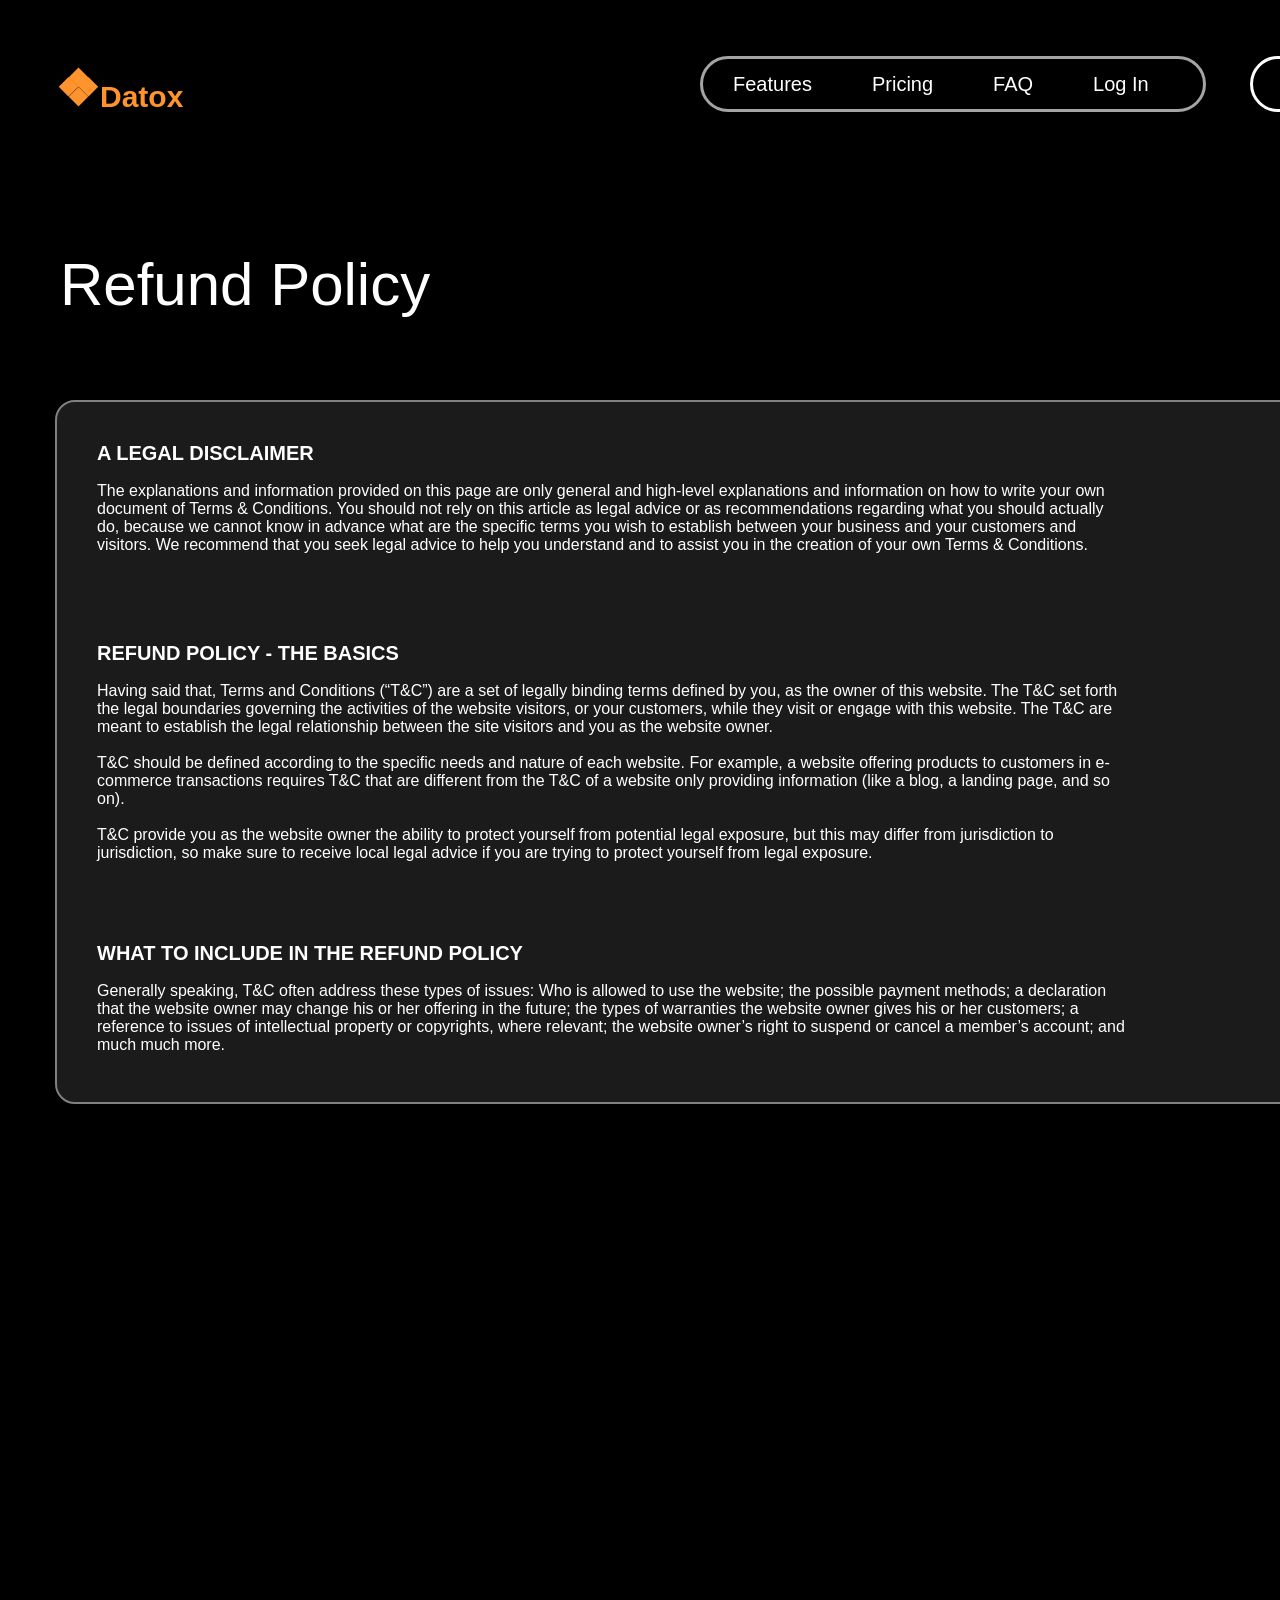
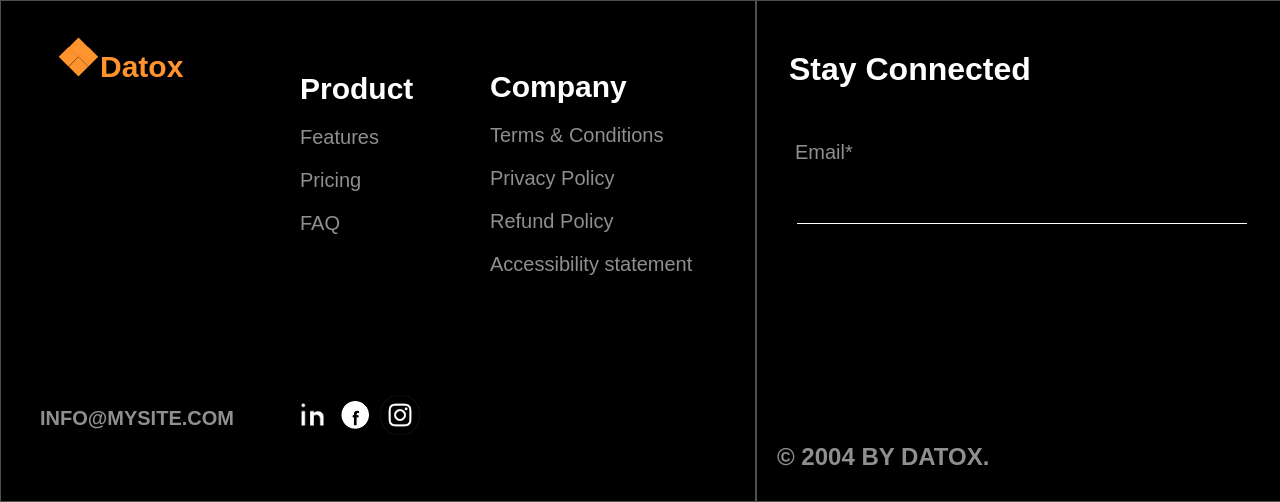
<file: refund.html>
<!DOCTYPE html>
<html>
<head>
    <link rel="stylesheet" type="text/css" href="index.css">
   <title>Document</title>
</head>
<body>

   <div class="background1"><!--black background-->
    
        <div class="logoo">
       <a href="index.html"> <h1 class="logo">❖</h1>
        <h2 class="tag">Datox</h2></a>
            </div><!--logo-->
    <div class="nav1">
        <ol>
        <li><a href="features.html">Features</a></li>
        <li><a href="pricing.html">Pricing</a></li>
        <li><a href="faq.html">FAQ</a></li>
        <li><a href="login.html">Log In</a></li>
        </ol>
    </div><!--nav1 tab end-->
    <div class="link1">
    <a href="pricing.html"><div class="nav2">
        <li>GET STARTED</li>
        </div>
            </a>
             </div>

             <div class="headline6">Refund Policy</div>
             <div class="tabss5">
                <div class="head5">A LEGAL DISCLAIMER</div>
                <div class="para">
<p>The explanations and information provided on this page are only general and high-level explanations and information on how to write your own<br>
 document of Terms & Conditions. You should not rely on this article as legal advice or as recommendations regarding what you should actually<br>
  do, because we cannot know in advance what are the specific terms you wish to establish between your business and your customers and
<br> visitors. We recommend that you seek legal advice to help you understand and to assist you in the creation of your own Terms & Conditions.
               </p> </div>


                <div class="head6">REFUND POLICY - THE BASICS </div>
                <div class="para1">
<p>Having said that, Terms and Conditions (“T&C”) are a set of legally binding terms defined by you, as the owner of this website. The T&C set forth <br>
    the legal boundaries governing the activities of the website visitors, or your customers, while they visit or engage with this website. The T&C are<br>
     meant to establish the legal relationship between the site visitors and you as the website owner. <br>
    <br>
T&C should be defined according to the specific needs and nature of each website. For example, a website offering products to customers in e-<br>
commerce transactions requires T&C that are different from the T&C of a website only providing information (like a blog, a landing page, and so <br>
on).<br>     
<br>
T&C provide you as the website owner the ability to protect yourself from potential legal exposure, but this may differ from jurisdiction to<br>
 jurisdiction, so make sure to receive local legal advice if you are trying to protect yourself from legal exposure.<br>
               </p> </div>

                  <div class="head7">WHAT TO INCLUDE IN THE REFUND POLICY</div>
                <div class="para2">
<p> Generally speaking, T&C often address these types of issues: Who is allowed to use the website; the possible payment methods; a declaration <br>
    that the website owner may change his or her offering in the future; the types of warranties the website owner gives his or her customers; a<br>
     reference to issues of intellectual property or copyrights, where relevant; the website owner’s right to suspend or cancel a member’s account; and<br>
      much much more.</p> </div>
             </div>
           
        <div class="container4">
            <div class="container1">

       <div class="logoo1"> 
        <a href="index.html"> <h1 class="logo1">❖</h1>
        <h2 class="tag1">Datox</h2></a>
            </div>
            <!--logoo1 end --->
            <div class="tab1">
                <h1 class="p1">Product</h1>
                <li><a href="features.html">Features</a></li>
                <li><a href="pricing.html">Pricing</a></li>
                <li><a href="faq.html">FAQ</a></li>
            </div>
            <!--tab1 end   --      -->

            <div class="tab2">
                <h1 class="p2">Company</h1>
                <li><a href="term.html">Terms & Conditions</a></li>
                <li><a href="privacy.html">Privacy Policy</a></li>
                <li><a href="refund.html">Refund Policy</a></li>
                <li><a href="statement.html">Accessibility statement</a></li>
            </div>
            <!--tab2 end   --      -->

            <div class="gmail">
                <li><a href="https://mail.google.com/mail/u/0/">INFO@MYSITE.COM</a></li>
            </div>
            <!--      end gmail class       --->
            <div class="indeed">
                <a href="https://www.linkedin.com/"><img src="image/in.png"></a>
            </div>
            <div class="facebook">
               <a href="https://www.facebook.com/login.php/"> <img src="image/fa.png"></a>
            </div>
            <div class="instagram">
               <a href="https://www.instagram.com/"> <img src="image/instagram.png"></a>
            </div>
            </div>

            <!--container 1 end-->

            <div class="container2">
                <div class="headline">
                    <h1>Stay Connected</h1>
                </div>
                <!--headline end--->
                <div class="email">
                    <li>Email*</li><br>
                    <div class="input">
                    <input type="email" required>
                    <br>
                    <hr size="1px" color="white" top>
                    </div>
                  <a href="index.html"><input type="submit" value="SUBSCRIBE" class="submit"></a>
                </div>
                <!--email end-->
                <h2 class="copy">© 2004 BY DATOX.</h2>
            </div>
            <!--Container2 end-->
        </div>
        <!--container end-->
    </div>
    </div>
</body>
</html>
</file>
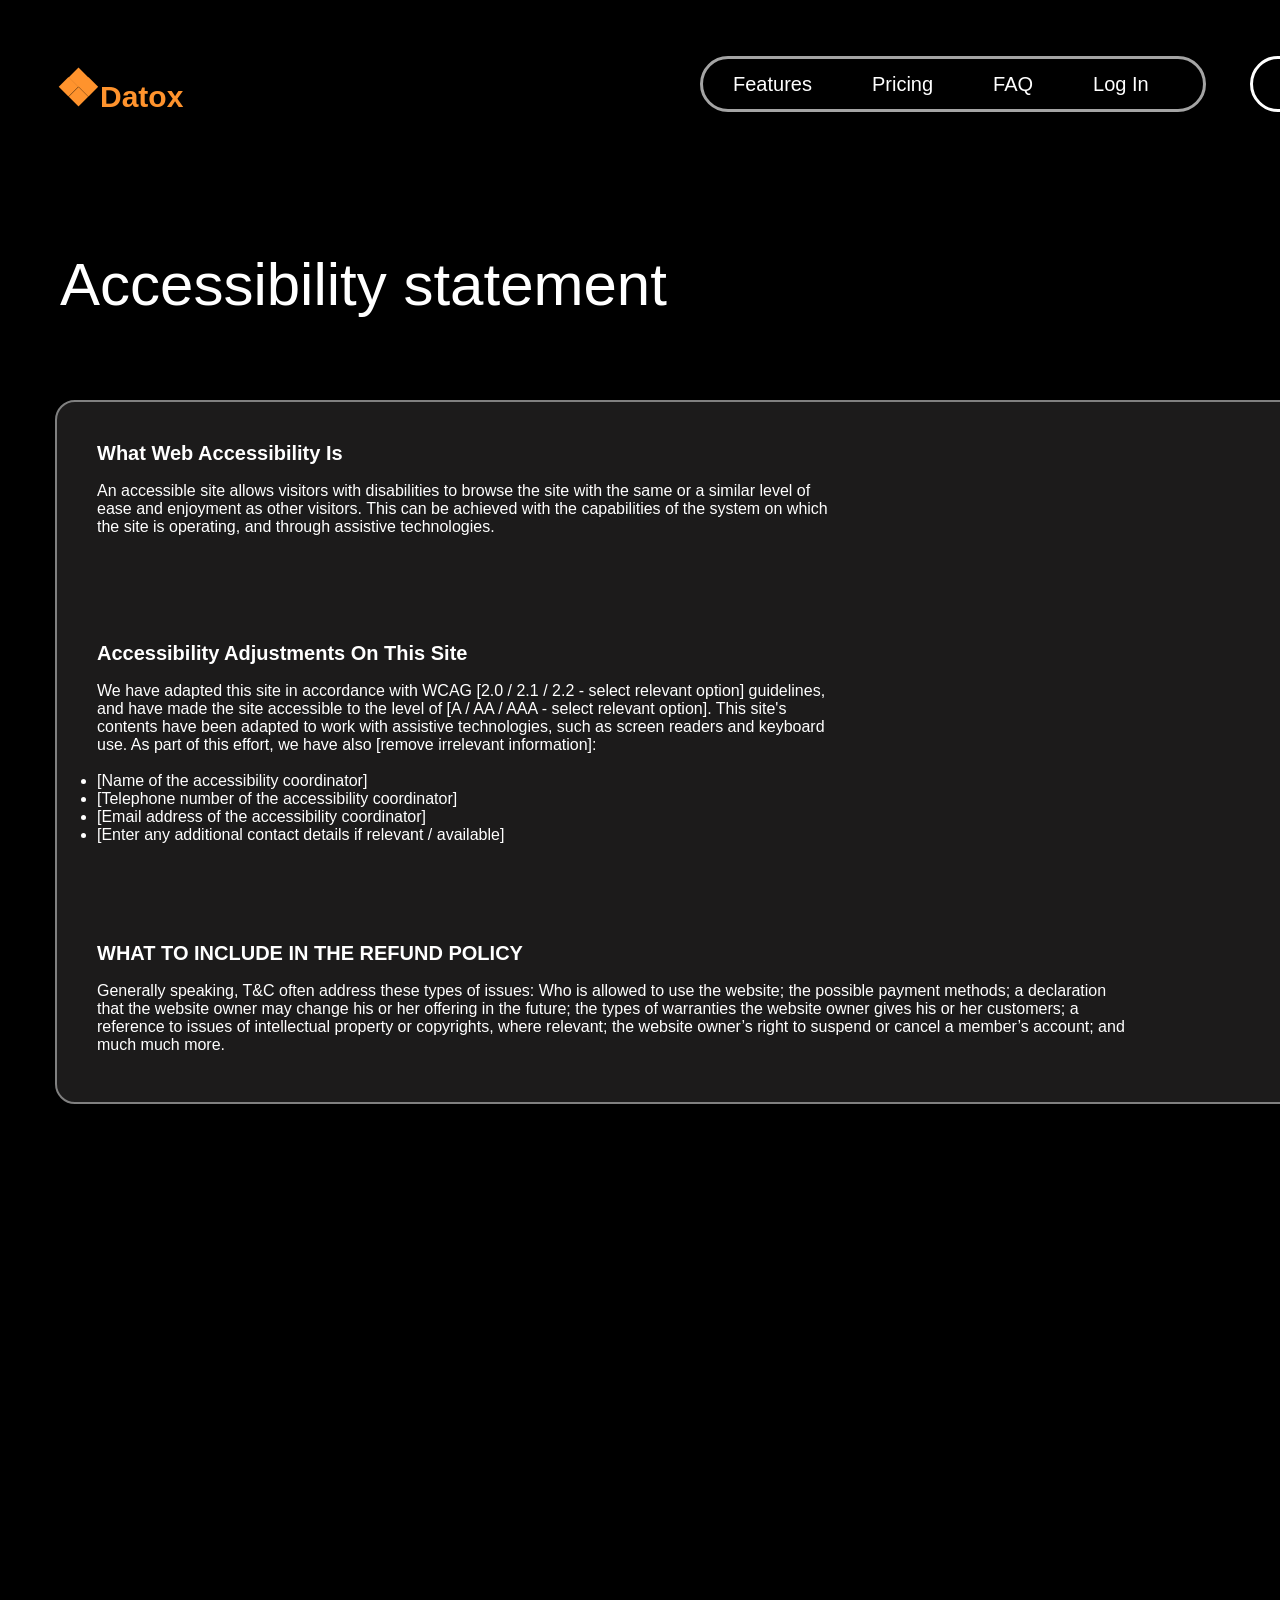
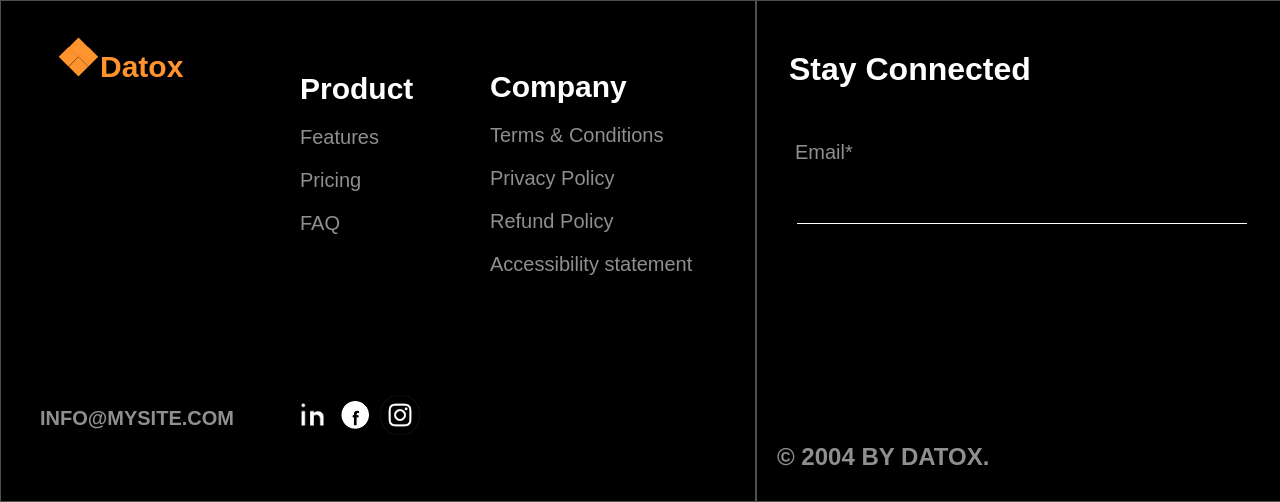
<file: statement.html>
<!DOCTYPE html>
<html>
<head>
    <link rel="stylesheet" type="text/css" href="index.css">
   <title>Document</title>
</head>
<body>

   <div class="background1"><!--black background-->
    
        <div class="logoo">
       <a href="index.html"> <h1 class="logo">❖</h1>
        <h2 class="tag">Datox</h2></a>
            </div><!--logo-->
    <div class="nav1">
        <ol>
        <li><a href="features.html">Features</a></li>
        <li><a href="pricing.html">Pricing</a></li>
        <li><a href="faq.html">FAQ</a></li>
        <li><a href="login.html">Log In</a></li>
        </ol>
    </div><!--nav1 tab end-->
    <div class="link1">
    <a href="pricing.html"><div class="nav2">
        <li>GET STARTED</li>
        </div>
            </a>
             </div>

             <div class="headline6">Accessibility statement</div>
             <div class="tabss5">
                <div class="head5">What Web Accessibility Is</div>
                <div class="para">
                    <p>An accessible site allows visitors with disabilities to browse the site with the same or a similar level of<br>
                         ease and enjoyment as other visitors. This can be achieved with the capabilities of the system on which 
                        <br>the site is operating, and through assistive technologies.</p>
                </div>


                <div class="head6">Accessibility Adjustments On This Site </div>
                <div class="para1">
<p>We have adapted this site in accordance with WCAG [2.0 / 2.1 / 2.2 - select relevant option] guidelines,<br>
     and have made the site accessible to the level of [A / AA / AAA - select relevant option]. This site's <br>
     contents have been adapted to work with assistive technologies, such as screen readers and keyboard
     <br>use. As part of this effort, we have also [remove irrelevant information]:<br>
    <br> </p><ul>
    <li>[Name of the accessibility coordinator]</li>
    <li>[Telephone number of the accessibility coordinator]</li>
    <li>[Email address of the accessibility coordinator]</li>
    <li>[Enter any additional contact details if relevant / available]</li>
    </ul>
</div>

                  <div class="head7">WHAT TO INCLUDE IN THE REFUND POLICY</div>
                <div class="para2">
<p> Generally speaking, T&C often address these types of issues: Who is allowed to use the website; the possible payment methods; a declaration <br>
    that the website owner may change his or her offering in the future; the types of warranties the website owner gives his or her customers; a<br>
     reference to issues of intellectual property or copyrights, where relevant; the website owner’s right to suspend or cancel a member’s account; and<br>
      much much more.</p> </div>
             </div>
           
        <div class="container4">
            <div class="container1">

       <div class="logoo1"> 
        <a href="index.html"> <h1 class="logo1">❖</h1>
        <h2 class="tag1">Datox</h2></a>
            </div>
            <!--logoo1 end --->
            <div class="tab1">
                <h1 class="p1">Product</h1>
                <li><a href="features.html">Features</a></li>
                <li><a href="pricing.html">Pricing</a></li>
                <li><a href="faq.html">FAQ</a></li>
            </div>
            <!--tab1 end   --      -->

            <div class="tab2">
                <h1 class="p2">Company</h1>
                <li><a href="term.html">Terms & Conditions</a></li>
                <li><a href="privacy.html">Privacy Policy</a></li>
                <li><a href="refund.html">Refund Policy</a></li>
                <li><a href="statement.html">Accessibility statement</a></li>
            </div>
            <!--tab2 end   --      -->

            <div class="gmail">
                <li><a href="https://mail.google.com/mail/u/0/">INFO@MYSITE.COM</a></li>
            </div>
            <!--      end gmail class       --->
            <div class="indeed">
                <a href="https://www.linkedin.com/"><img src="image/in.png"></a>
            </div>
            <div class="facebook">
               <a href="https://www.facebook.com/login.php/"> <img src="image/fa.png"></a>
            </div>
            <div class="instagram">
               <a href="https://www.instagram.com/"> <img src="image/instagram.png"></a>
            </div>
            </div>

            <!--container 1 end-->

            <div class="container2">
                <div class="headline">
                    <h1>Stay Connected</h1>
                </div>
                <!--headline end--->
                <div class="email">
                    <li>Email*</li><br>
                    <div class="input">
                    <input type="email" required>
                    <br>
                    <hr size="1px" color="white" top>
                    </div>
                  <a href="index.html"><input type="submit" value="SUBSCRIBE" class="submit"></a>
                </div>
                <!--email end-->
                <h2 class="copy">© 2004 BY DATOX.</h2>
            </div>
            <!--Container2 end-->
        </div>
        <!--container end-->
    </div>
    </div>
</body>
</html>
</file>
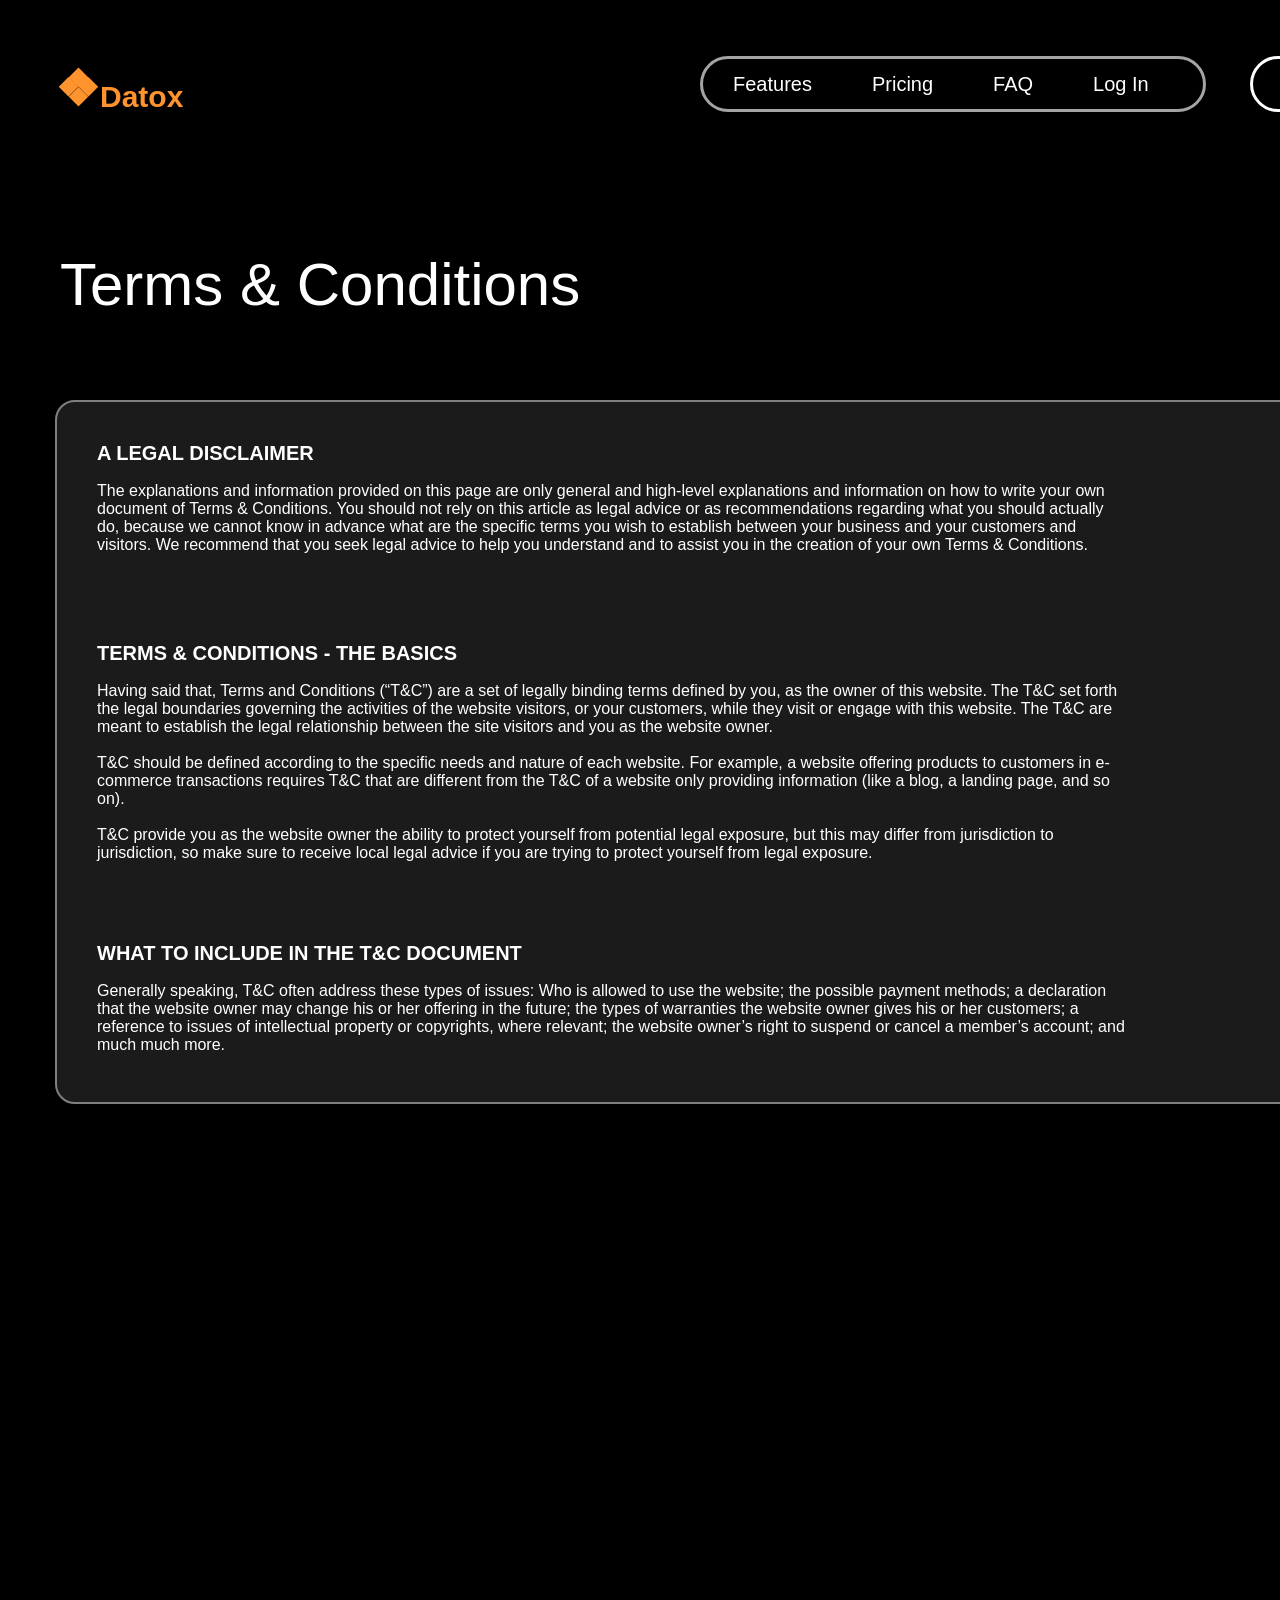
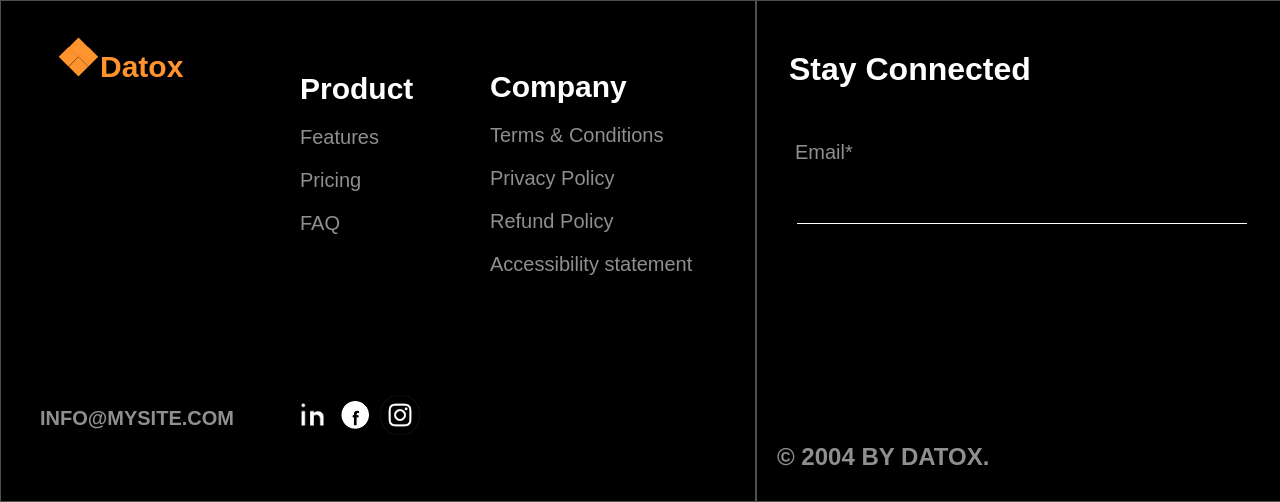
<file: term.html>
<!DOCTYPE html>
<html>
<head>
    <link rel="stylesheet" type="text/css" href="index.css">
   <title>Document</title>
</head>
<body>

   <div class="background1"><!--black background-->
    
        <div class="logoo">
       <a href="index.html"> <h1 class="logo">❖</h1>
        <h2 class="tag">Datox</h2></a>
            </div><!--logo-->
    <div class="nav1">
        <ol>
        <li><a href="features.html">Features</a></li>
        <li><a href="pricing.html">Pricing</a></li>
        <li><a href="faq.html">FAQ</a></li>
        <li><a href="login.html">Log In</a></li>
        </ol>
    </div><!--nav1 tab end-->
    <div class="link1">
    <a href="pricing.html"><div class="nav2">
        <li>GET STARTED</li>
        </div>
            </a>
             </div>

             <div class="headline6">Terms & Conditions</div>
             <div class="tabss5">
                <div class="head5">A LEGAL DISCLAIMER</div>
                <div class="para">
<p>The explanations and information provided on this page are only general and high-level explanations and information on how to write your own<br>
 document of Terms & Conditions. You should not rely on this article as legal advice or as recommendations regarding what you should actually<br>
  do, because we cannot know in advance what are the specific terms you wish to establish between your business and your customers and
<br> visitors. We recommend that you seek legal advice to help you understand and to assist you in the creation of your own Terms & Conditions.
               </p> </div>


                <div class="head6">TERMS & CONDITIONS - THE BASICS</div>
                <div class="para1">
<p>Having said that, Terms and Conditions (“T&C”) are a set of legally binding terms defined by you, as the owner of this website. The T&C set forth <br>
    the legal boundaries governing the activities of the website visitors, or your customers, while they visit or engage with this website. The T&C are<br>
     meant to establish the legal relationship between the site visitors and you as the website owner. <br>
    <br>
T&C should be defined according to the specific needs and nature of each website. For example, a website offering products to customers in e-<br>
commerce transactions requires T&C that are different from the T&C of a website only providing information (like a blog, a landing page, and so <br>
on).<br>     
<br>
T&C provide you as the website owner the ability to protect yourself from potential legal exposure, but this may differ from jurisdiction to<br>
 jurisdiction, so make sure to receive local legal advice if you are trying to protect yourself from legal exposure.<br>
               </p> </div>

                  <div class="head7">WHAT TO INCLUDE IN THE T&C DOCUMENT</div>
                <div class="para2">
<p> Generally speaking, T&C often address these types of issues: Who is allowed to use the website; the possible payment methods; a declaration <br>
    that the website owner may change his or her offering in the future; the types of warranties the website owner gives his or her customers; a<br>
     reference to issues of intellectual property or copyrights, where relevant; the website owner’s right to suspend or cancel a member’s account; and<br>
      much much more.</p> </div>
             </div>
           
        <div class="container4">
            <div class="container1">

       <div class="logoo1"> 
        <a href="index.html"> <h1 class="logo1">❖</h1>
        <h2 class="tag1">Datox</h2></a>
            </div>
            <!--logoo1 end --->
            <div class="tab1">
                <h1 class="p1">Product</h1>
                <li><a href="features.html">Features</a></li>
                <li><a href="pricing.html">Pricing</a></li>
                <li><a href="faq.html">FAQ</a></li>
            </div>
            <!--tab1 end   --      -->

            <div class="tab2">
                <h1 class="p2">Company</h1>
                <li><a href="term.html">Terms & Conditions</a></li>
                <li><a href="privacy.html">Privacy Policy</a></li>
                <li><a href="refund.html">Refund Policy</a></li>
                <li><a href="statement.html">Accessibility statement</a></li>
            </div>
            <!--tab2 end   --      -->

            <div class="gmail">
                <li><a href="https://mail.google.com/mail/u/0/">INFO@MYSITE.COM</a></li>
            </div>
            <!--      end gmail class       --->
            <div class="indeed">
                <a href="https://www.linkedin.com/"><img src="image/in.png"></a>
            </div>
            <div class="facebook">
               <a href="https://www.facebook.com/login.php/"> <img src="image/fa.png"></a>
            </div>
            <div class="instagram">
               <a href="https://www.instagram.com/"> <img src="image/instagram.png"></a>
            </div>
            </div>

            <!--container 1 end-->

            <div class="container2">
                <div class="headline">
                    <h1>Stay Connected</h1>
                </div>
                <!--headline end--->
                <div class="email">
                    <li>Email*</li><br>
                    <div class="input">
                    <input type="email" required>
                    <br>
                    <hr size="1px" color="white" top>
                    </div>
                 <a href="index.html"><input type="submit" value="SUBSCRIBE" class="submit"></a>
                </div>
                <!--email end-->
                <h2 class="copy">© 2004 BY DATOX.</h2>
            </div>
            <!--Container2 end-->
        </div>
        <!--container end-->
    </div>
    </div>
</body>
</html>
</file>
<file: index.css>
*{margin: 0px;
padding: 0px;}
.background{
    width: 100%;
    height: 2000px;
    background-color: black;
  
}
.bg{
    background-image: url('image/2.jpg');
    height: 1000px;
    width: 100%;
    opacity: 1.5;
      background-size: cover;
}
.tag{
    position:absolute;
    top: 80px;
    left: 100px;
    font-family:Arial, Helvetica, sans-serif;
    color: rgb(255, 147, 45);
    font-size: 30px;
    
}
.logo{
    position:absolute;
    top: 60px;
    left: 55px;
    font-family:Arial, Helvetica, sans-serif;
    color: rgb(255, 147, 45);
    font-size: 50px;
    
}
.nav1{
    position: absolute;
    top:56px;
    left: 700px;
    width: 500px;
    height: 50px;
    border: 3px solid rgb(164, 164, 164);
    border-radius: 30px;
    background-color: #000000;
}
.nav1 li{position:relative;
    float: left;
    font-size: 20px;
    list-style: none;
    font-family: Arial, Helvetica, sans-serif;
    padding: 14px 30px;
}
.nav1 li a{
    text-decoration: none;
    color: white;
}
.nav2{
    position: absolute;
    top:56px;
    left: 1250px;
    width: 230px;
    height: 50px;
    border: 3px solid rgb(255, 255, 255);
    border-radius: 30px;
    background-color: #000000;
}
.nav2 li{font-size: 20px;
    text-decoration: none;
    list-style: none;
    font-family: Arial, Helvetica, sans-serif;
    padding: 14px 45px;
}
.link1 a{
    text-decoration: none;
    color: white;
}


.nav3{background-color: white;
    position: absolute;
    top:635px;
    left: 1240px;
    width: 250px;
    height: 60px;
    border-radius: 40px;
    
}
.nav3 li{font-size: 20px;
    text-decoration: none;
    list-style: none;
    font-family: Arial, Helvetica, sans-serif;
    padding:20px 40px;
}
.link2 a{
    text-decoration: none;
    color: black;
}

.nav3:hover{
    background:linear-gradient(to right,#FF6200,white);
}
.nav2:hover{
   background-color: white;
  
}
.link1 a:hover {
     color: black;
}
.nav1 li a:hover{
    color: #fb873e;
}
.logoo:hover h1{
    transform: rotate(45deg);
}
.container{
    background-color: white;
    height: 500px;
    width: 1510px;
    position: absolute;
    top: 2000px;
}
.container1{
    width: 754px;
    height: 100%;
    background-color: #000000;
    border: 1px solid rgb(79, 79, 79);
}

.container2{position: absolute;
    
    left: 756px;
    top: 0px;
    width: 753px;
    height: 100%;
    background-color: #000000;
    border: 1px solid rgb(79, 79, 79);
}


.tag1{
    position:absolute;
    top: 50px;
    left: 100px;
    font-family:Arial, Helvetica, sans-serif;
    color: rgb(255, 147, 45);
    font-size: 30px;
    
}
.logo1{
    position:absolute;
    top:30px;
    left: 55px;
    font-family:Arial, Helvetica, sans-serif;
    color: rgb(255, 147, 45);
    font-size: 50px;
    
}
.logoo1:hover h1{
    transform: rotate(45deg);
}
.tab1{
    color: white;
    font-family: Arial, Helvetica, sans-serif;
    list-style: none;
    position: absolute;
    left: 300px;
    top: 72px;
    font-size: 20px;
}
.tab1 li{
    padding-top:20px;
}
.tab1 li a{
    text-decoration: none;
    color: rgb(144, 143, 143);
}
.p1{
    font-size: 30px;
}
.tab1 :hover a{
   color:rgb(255, 147, 45);
}

.tab2{
    color: white;
    font-family: Arial, Helvetica, sans-serif;
    list-style: none;
    position: absolute;
    left: 490px;
    top: 70px;
    font-size: 20px;
}
.tab2 li{
    padding-top:20px;
}
.tab2 li a{
    text-decoration: none;
    color: rgb(144, 143, 143);
}
.p2{
    font-size: 30px;
}

.tab2 :hover a{
   color:rgb(255, 147, 45);
}

.gmail{
    font-family: Arial, Helvetica, sans-serif;
    list-style: none;
    position: absolute;
    left: 40px;
    bottom: 70px;
    font-size: 20px;
    font-weight: bold;
}
.gmail li a{
   text-decoration: none;
   color: rgb(144, 143, 143);
}

.indeed img{
    height: 25px;
    width: 25px;
    position: absolute;
    bottom: 73px;
    left: 300px;
}

.facebook img{
    height: 30px;
    width: 30px;
    position: absolute;
    bottom: 70px;
    left: 340px;
    background-color: white;
}

.instagram img{
    height: 40px;
    width: 40px;
    position: absolute;
    bottom: 65px;
    left: 380px;
    background-color: white;
}
.headline{
    list-style: none;
    color: white;
    font-family: Arial, Helvetica, sans-serif;
    position: absolute;
    left: 32px;
    top: 50px;
}
.email li{
    color: rgb(144, 143, 143);
    font-family: Arial, Helvetica, sans-serif;
    font-size: 20px;
    position: absolute;
    top: 140px;
    left: 38px;
    list-style: none;
}
.input{
     position: absolute;
    top: 170px;
    left: 40px;
    height: 50px;
    width: 450px;
}
.input input{
    height: 50px;
    width: 450px;
    background-color: black;
   border: 1px solid black;
   color: white;
   font-size: 20px;
}
.submit{
    position: absolute;
    top:160px;
    left: 525px;
    height: 60px;
    width: 220px;
    border-radius: 30px;
    font-size: 20px;
    font-weight: bold;
    font-family: Arial, Helvetica, sans-serif;
    background-color: black;
    color: white;
    border: 2px solid white;
}
.submit:hover {
    background-color: white;
    color: #000000;
    font-weight: normal;
}

.copy{
    color: rgb(144, 143, 143);
    font-weight: bold;
    font-family: Arial, Helvetica, sans-serif;
    position: absolute;
    bottom: 30px;
    left: 20px;
}
.headline1{
    position: absolute;
    top: 900px;
    left: 40px;
    color: white;
    font-size: 50px;
    font-family: Arial, Helvetica, sans-serif;
    list-style: none;
}
.tab3{
    height: 500px;
    width: 600px;
    background-image: url('image/3.avif');
    border: 1px solid rgb(144, 143, 143);
    position: absolute;
    top: 160px;
    border-radius: 30px;
}
.tab3 li{
    list-style: none;
    position: absolute;
    left: 30px;
    top: 10px;
    font-size: 80px;
    font-family: Arial, Helvetica, sans-serif;
}
.tab3 h3{
    position: absolute;
    top: 240px;
    left: 10px;
    font-size: 20px;
    font-weight: bold;
    font-family: Arial, Helvetica, sans-serif;
}
.tab3 p{
    position: absolute;
    top: 280px;
    left: 10px;
    font-size: 25px;
    font-family: Arial, Helvetica, sans-serif;
}

.tab4{
    height: 500px;
    width: 400px;
    background-color: black;
    border: 1px solid rgb(144, 143, 143);
    position: absolute;
    top: 160px;
    left: 625px;
    border-radius: 30px;
}
.tab4 li{
    list-style: none;
    position: absolute;
    left: 30px;
    top: 10px;
    font-size: 80px;
    font-family: Arial, Helvetica, sans-serif;
}
.tab4 h3{
    position: absolute;
    top: 240px;
    left: 10px;
    font-size: 20px;
    font-weight: bold;
    font-family: Arial, Helvetica, sans-serif;
}
.tab4 p{
    position: absolute;
    top: 280px;
    left: 10px;
    font-size: 25px;
    font-family: Arial, Helvetica, sans-serif;
}


.tab5{
    height: 500px;
    width: 400px;
    background-color: black;
    border: 1px solid rgb(144, 143, 143);
    position: absolute;
    top: 160px;
    left: 1050px;
    border-radius: 30px;
}

.tab5 li{
    list-style: none;
    position: absolute;
    left: 30px;
    top: 10px;
    font-size: 80px;
    font-family: Arial, Helvetica, sans-serif;
}
.tab5 h3{
    position: absolute;
    top: 240px;
    left: 10px;
    font-size: 20px;
    font-weight: bold;
    font-family: Arial, Helvetica, sans-serif;
}
.tab5 p{
    position: absolute;
    top: 280px;
    left: 10px;
    font-size: 25px;
    font-family: Arial, Helvetica, sans-serif;

}

.headline2{
    width: 1470px;
    position: absolute;
    top: 1600px;
    left: 40px;
    color: white;
    font-size: 50px;
    font-family: Arial, Helvetica, sans-serif;
    list-style: none;
}
.container3{
    background-color: red;
    width: 100%;
    height: 400px;
}
.tab6{
    height: 150px;
    width: 300px;
    border-radius: 20px;
    top: 100px;
    left: -10px;
    background-color:  #ff7700;
    position: absolute;
    float: left;
}
.tab6:hover{
    border: 3px solid rgb(255, 255, 255);
}
.tab7:hover{
    border: 3px solid rgb(255, 255, 255);
}
.tab8:hover{
    border: 3px solid rgb(255, 255, 255);
}
.tab9:hover{
    border: 3px solid rgb(255, 255, 255);
}
.head1{
    position: absolute;
    top: 0px;
    height: 30px;
    width:100%;
    border-radius: 20px 20px 0px 0px;
    background-color: rgb(255, 255, 255);
}
.tab6 h2{
    font-size: 25px;
    position: absolute;
    top: 70px;
    left: 20px;
}
.tab7{
    height: 150px;
    width: 300px;
    border-radius: 20px;
    top: 100px;
    left: 380px;
    background-color: #201f1f;
    position: absolute;
    float: left;
}

.head2{
    position: absolute;
    top: 0px;
    height: 30px;
    width:100%;
    border-radius: 20px 20px 0px 0px;
    background-color: rgb(255, 255, 255);
}
.tab7 h2{
    font-size: 25px;
    position: absolute;
    top: 70px;
    left: 50px;
}
.tab8{
    height: 150px;
    width: 300px;
    border-radius: 20px;
    top: 100px;
    left: 770px;
    background-color:  #ff7700;
    position: absolute;
    float: left;
}

.head3{
    position: absolute;
    top: 0px;
    height: 30px;
    width:100%;
    border-radius: 20px 20px 0px 0px;
    background-color: rgb(255, 255, 255);
}
.tab8 h2{
    font-size: 25px;
    position: absolute;
    top: 70px;
    left: 70px;
}
.tab9{
    height: 150px;
    width: 300px;
    border-radius: 20px;
    top: 100px;
    left: 1140px;
    background-color:  #201f1f;
    position: absolute;
    float: left;
}
.head4{
    position: absolute;
    top: 0px;
    height: 30px;
    width:100%;
    border-radius: 20px 20px 0px 0px;
    background-color: rgb(255, 255, 255);
}
.tab9 h2{
    font-size: 25px;
    position: absolute;
    top: 70px;
    left: 70px;
}

.title li{
    position: absolute;
    left: 90px;
    top: 5px;
    font-size: 20px;
    color: #000000;
    font-weight: bold;
}

.link3 a{
    height: 60px;
    width: 220px;
    background-color: white;
    position: absolute;
    top: 1900px;
    right: 40px;
    font-size: 20px;
    border-radius: 30px;
    border: 2px solid white;
}
.readmore li{ 
    position: absolute;
    top: 20px;
    left: 40px;
    font-weight: bold;
    font-family: Arial, Helvetica, sans-serif;
    text-decoration: none;
     color: #000000;
     list-style: none;
}
.link3 a:hover{
     background-color: #000000;
     color: white;
}
.link3:hover li{
    color: white;
}

#form{
    height: 600px;
    width: 600px;
    background-color: #ff7700a8;
    border-radius: 20px;
    position: absolute;
    left: 450px;
    top: 60px;
    border: 2px solid black;
}
#username{
    height: 50px;
    width: 500px;
    border-radius: 10px;
    font-family: Arial, Helvetica, sans-serif;
    position: absolute;
    top: 170px;
    left: 50px;
    font-size: 20px;
    border: 1px solid black;

}
#form ol{
    font-family: Arial, Helvetica, sans-serif;
    list-style: none;
    position: absolute;
    top: 145px;
    left: 60px;
    font-size: 20px;
}

#form ul{
    font-family: Arial, Helvetica, sans-serif;
    list-style: none;
    position: absolute;
    top: 250px;
    left: 60px;
    font-size: 20px;
}

#password{
    height: 50px;
    width: 500px;
    border-radius: 10px;
    font-family: Arial, Helvetica, sans-serif;
    position: absolute;
    top: 275px;
    left: 50px;
    font-size: 20px;
}

#submit{
    height: 50px;
    width: 500px;
    border-radius: 30px;
    position: absolute;
    top: 375px;
    left: 50px;
    background-color: #ffffff;
    border: 1px solid black;
    font-size:20px;
    font-weight: bold;
}
#submit:hover{
    background-color: #cfcfcf;
}
#new{
    font-size: 20px;position: absolute;top: 430px;left: 110px;
}
#new a{
    color: black;text-decoration:none;
}

#forget:hover{
    text-decoration: underline;
}
#create:hover{
    text-decoration: underline;
}


#form1{
    height: 600px;
    width: 600px;
    background-color: #ff7700a8;
    border-radius: 20px;
    position: absolute;
    left: 450px;
    top: 60px;
    border: 2px solid black;
}
#username{
    height: 50px;
    width: 500px;
    border-radius: 10px;
    font-family: Arial, Helvetica, sans-serif;
    position: absolute;
    top: 170px;
    left: 50px;
    font-size: 20px;
    border: 1px solid black;

}
#form1 ol{
    font-family: Arial, Helvetica, sans-serif;
    list-style: none;
    position: absolute;
    top: 145px;
    left: 60px;
    font-size: 20px;
}

#form1 ul{
    font-family: Arial, Helvetica, sans-serif;
    list-style: none;
    position: absolute;
    top: 250px;
    left: 60px;
    font-size: 20px;
}


#search{
    height: 50px;
    width: 500px;
    border-radius: 30px;
    position: absolute;
    top: 250px;
    left: 50px;
    background-color: #ffffff;
    border: 1px solid black;
    font-size:20px;
    font-weight: bold;
}
#search:hover{
    background-color: #cfcfcf;
}
#new1{
    font-size: 20px;position: absolute;top: 305px;left: 130px;
}
#new1 a{
    color: black;text-decoration:none;
}

#login:hover{
    text-decoration: underline;
}
#create:hover{
    text-decoration: underline;
}

#form2{
    height: 600px;
    width: 600px;
    background-color: #ff7700a8;
    border-radius: 20px;
    position: absolute;
    left: 450px;
    top: 60px;
    border: 2px solid black;
}
#username1{
    height: 50px;
    width: 500px;
    border-radius: 10px;
    font-family: Arial, Helvetica, sans-serif;
    position: absolute;
    top: 220px;
    left: 50px;
    font-size: 20px;
    border: 1px solid black;
}

#password1{
    height: 50px;
    width: 500px;
    border-radius: 10px;
    font-family: Arial, Helvetica, sans-serif;
    position: absolute;
    top: 305px;
    left: 50px;
    font-size: 20px;
}
#form2 ol{
    font-family: Arial, Helvetica, sans-serif;
    list-style: none;
    position: absolute;
    top: 195px;
    left: 55px;
    font-size: 20px;
}

#form2 ul{
    font-family: Arial, Helvetica, sans-serif;
    list-style: none;
    position: absolute;
    top: 275px;
    left: 55px;
    font-size: 20px;
}
.name1 li{
    font-family: Arial, Helvetica, sans-serif;
    list-style: none;
    position: absolute;
    bottom: 60px;
    left: 0px;
    font-size: 20px;
}

#name{
    height: 50px;
    width: 500px;
    border-radius: 10px;
    font-family: Arial, Helvetica, sans-serif;
    position: absolute;
    top: 140px;
    left: 50px;
    font-size: 20px;
    border: 1px solid black;
}

#signup{
    height: 50px;
    width: 500px;
    border-radius: 30px;
    position: absolute;
    top: 370px;
    left: 50px;
    background-color: #ffffff;
    border: 1px solid black;
    font-size:20px;
    font-weight: bold;
}
#search:hover{
    background-color: #cfcfcf;
}
#new1{
    font-size: 20px;position: absolute;top: 305px;left: 130px;
}
#new1 a{
    color: black;text-decoration:none;
}

#login:hover{
    text-decoration: underline;
}
#create:hover{
    text-decoration: underline;
}

.headline3{
    width: 1470px;
    position: absolute;
    top: 530px;
    left: 40px;
    color: white;
    font-size: 50px;
    font-family: Arial, Helvetica, sans-serif;
    list-style: none;
}
.tabs{
    position: relative;
    float: left;
    top: 700px;
    left: 100px;
}
.tabs1{
    position: relative;
    float: left;
    height: 300px;
    width: 400px;
    border-radius: 20px;
    background-color: #353535;
}

.tabs2{
    position: relative;
    float: left;
     left: 20px;
    height: 300px;
    width: 400px;
    border-radius: 20px;
    background-color: #353535;
}

.tabs3{
    position: relative;
    float: left;
     left: 40px;
    height: 300px;
    width: 400px;
    border-radius: 20px;
    background-color: #353535;
}
.tabs4{
    position: relative;
    float: left;
    top: 20px;
    height: 300px;
    width: 400px;
    border-radius: 20px;
    background-color: #353535;
}
.tabs5{
    position: relative;
    float: left;
    top: 20px;
     left: 20px;
    height: 300px;
    width: 400px;
    border-radius: 20px;
    background-color: #353535;
}
.tabs6{
    position: relative;
    float: left;
    top: 20px;
     left: 40px;
    height: 300px;
    width: 400px;
    border-radius: 20px;
    background-color: #353535;
}

.tabs li{
    list-style: none;
    color: white;
    font-size: 20px;
    font-family: Arial, Helvetica, sans-serif;
    position: absolute;
    left: 70px;
    top: 20px;
}

.tabs img{
    border-radius: 10px;
    position: absolute;
    left: 10px;
    top: 10px;
}

.tabs img:hover{
     transform: rotate(90deg);
}

.tabs2 img:hover{
     transform: rotate(180deg);
}

.tabs p{
    color: #ffffff;
    position: absolute;
    top: 100px;
    left: 20px;
    font-family: Arial, Helvetica, sans-serif;
}

.tabs  .tabs1:hover{
    height: 298px;
    width: 399px;
    border: 1px solid white;
}
.tabs  .tabs2:hover{
    height: 298px;
    width: 399px;
    border: 1px solid white;
}
.tabs  .tabs3:hover{
    height: 299px;
    width: 396px;
    border: 1px solid white;
}
.tabs  .tabs4:hover{
    height: 298px;
    width: 399px;
    border: 1px solid white;
}
.tabs  .tabs5:hover{
    height: 298px;
    width: 399px;
    border: 1px solid white;
}
.tabs  .tabs6:hover{
    height: 298px;
    width: 399px;
    border: 1px solid white;
}
.container3{
    background-image: url('image/q.webp');
    background-size: cover;
    width: 1510px;
    height: 700px;
    position: absolute;
    top: 1400px;
}

.container3 li{
    color: white;
    font-size: 40px;
    font-family: Arial, Helvetica, sans-serif;
    list-style: none;
    position: absolute;
    left: 40px;
    top: 350px;
}


.nav10{
    position: absolute;
    top:1880px;
    left: 40px;
    width: 230px;
    height: 50px;
    border: 3px solid rgb(255, 255, 255);
    border-radius: 30px;
    background-color: #000000;
}

.nav10 li{font-size: 20px;
    text-decoration: none;
    list-style: none;
    font-family: Arial, Helvetica, sans-serif;
    padding: 14px 45px;
}
.linked a{
    text-decoration: none;
    color: white;
}
.nav10:hover{
   background-color: white;
  
}
.linked a:hover {
     color: black;
}
.background1{
    width: 1510px;
    height: 1600px;
    background-color: black;
}
.container4{
    background-color: white;
    height: 500px;
    width: 1510px;
    position: absolute;
    top: 1600px;
}
.headline4{
    font-family: Arial, Helvetica, sans-serif;
    color: white;
    position: absolute;
    top: 380px;
    left: 60px;
}
.headline4 li{
    font-size: 150px;
    list-style: none;
}
.tabss{
    position: absolute;
    top: 790px;
    height: 600px;
    width: 100%;
    
}
.tabss1{
    position: relative;
    float: left;
    top: 50px;
    left: 40px;
    height: 600px;
    width: 450px;background-color: #000000;
    border-radius: 20px;
    border: 2px solid rgb(117, 117, 117);
}
.tabss2{
    position: relative;
    float: left;
    top: 50px;
    left: 80px;
    height: 600px;
    width: 450px;background-color: #000000;
    border-radius: 20px;  
    border: 2px solid rgb(117, 117, 117);
}
.tabss3{
    position: relative;
    float: left;
    top: 50px;
    left: 120px;
    height: 600px;
    width: 450px;background-color: #000000;
    border-radius: 20px;
      border: 2px solid rgb(117, 117, 117);
}
.div1{
    border-radius: 20px 20px 0px 0px;
    height:350px;
    width: 100%;
    background-color: #353535;
    color: #ffffff;
}
.div1 li{
    list-style: none;
}
.div1 h1{
    font-family: Arial, Helvetica, sans-serif;position: absolute;left: 145px;top: 80px;
    font-size: 60px;
}

.select{
    position: absolute;
    top:250px;
    left: 110px;
    width: 230px;
    height: 50px;
    border: 3px solid rgb(0, 0, 0);
    border-radius: 30px;
    background-color: black;
}
.select li{font-size: 20px;
    text-decoration: none;
    list-style: none;
    font-family: Arial, Helvetica, sans-serif;
    padding: 14px 45px;
}
.link4 a{
    text-decoration: none;
    color: white;
}
.select:hover{
   background-color: white;
  
}
.link4 a:hover{
    color: #000000;
}
.tabss1 ol{
    color: white;
    list-style: none;
    font-family: Arial, Helvetica, sans-serif;
    position: absolute;
    left: 20px;
    font-size: 25px;
}
.tabss1 ol li{
    padding-top: 40px;
}


.div2{
    border-radius: 20px 20px 0px 0px;
    height:350px;
    width: 100%;
    background-color: #ffffff;
    color: #000000;
}
.div2 li{
    list-style: none;
}
.div2 h1{
    font-family: Arial, Helvetica, sans-serif;position: absolute;left: 145px;top: 80px;
    font-size: 60px;
}


.tabss2 ol{
    color: white;
    list-style: none;
    font-family: Arial, Helvetica, sans-serif;
    position: absolute;
    left: 20px;
    font-size: 25px;
}
.tabss2 ol li{
    padding-top: 40px;
}


.div3{
    border-radius: 20px 20px 0px 0px;
    height:350px;
    width: 100%;
    background-color: #353535;
    color: #ffffff;
}
.div3 li{
    list-style: none;
}
.div3 h1{
    font-family: Arial, Helvetica, sans-serif;position: absolute;left: 125px;top: 80px;
    font-size: 60px;
}


.tabss3 ol{
    color: white;
    list-style: none;
    font-family: Arial, Helvetica, sans-serif;
    position: absolute;
    left: 20px;
    font-size: 25px;
}
.tabss3 ol li{
    padding-top: 40px;
}

.headline5{
    position: absolute;
    top: 250px;
    left: 80px;
    list-style: none;
    font-size:80px;
    color: white;
    font-family: Arial, Helvetica, sans-serif;
}
.tabss4{
    background-color: #1c1b1b;
    height: 800px;
    width: 1400px;
    position: absolute;
    top: 400px;
    left: 55px;
    border-radius: 20px;
    border: 2px solid white;
}
.div4{
    position: absolute;
    border-radius: 20px;
    left: 50px;
    top: 150px;
    height: 150px;
    width: 1300px;
    background-color: #000000;
}

.div5{
    position: absolute;
    border-radius: 20px;
    left: 50px;
    top: 350px;
    height: 150px;
    width: 1300px;
    background-color: #000000;
}


.div6{
    position: absolute;
    border-radius: 20px;
    left: 50px;
    top:550px;
    height: 150px;
    width: 1300px;
    background-color: #000000;
}

.headline6{
    position: absolute;
    top: 250px;
    left: 60px;
    list-style: none;
    font-size:60px;
    color: white;
    font-family: Arial, Helvetica, sans-serif;
}


.tabss5{
    background-color: #1c1b1b;
    height: 700px;
    width: 1400px;
    position: absolute;
    top: 400px;
    left: 55px;
    border-radius: 20px;
    border: 2px solid gray;
}
.head5{
    font-size: 20px;
    color: white;
    font-weight: bold;
    font-family: Arial, Helvetica, sans-serif;
    position: absolute;
    top: 40px;
    left: 40px;
}
.para{
    color: white;
    font-family: Arial, Helvetica, sans-serif;
    position: absolute;
    top: 80px;
    left: 40px;
}

.head6{
    font-size: 20px;
    color: white;
    font-weight: bold;
    font-family: Arial, Helvetica, sans-serif;
    position: absolute;
    top: 240px;
    left: 40px;
}
.para1{
    color: white;
    font-family: Arial, Helvetica, sans-serif;
    position: absolute;
    top: 280px;
    left: 40px;
}

.head7{
    font-size: 20px;
    color: white;
    font-weight: bold;
    font-family: Arial, Helvetica, sans-serif;
    position: absolute;
    top: 540px;
    left: 40px;
}
.para2{
    color: white;
    font-family: Arial, Helvetica, sans-serif;
    position: absolute;
    top: 580px;
    left: 40px;
}

input[type=email]{
    outline: 0;
}


@media  (max-width:400px) and(min-width:300px) {
    .background{
        width: 300px;
        height: 2556px;
        background-color: red;
    }
    
.bg{
  
    height: 1000px;
    width: 500px;
    opacity: 1.5;
      background-size: cover;
}
}
</file>
